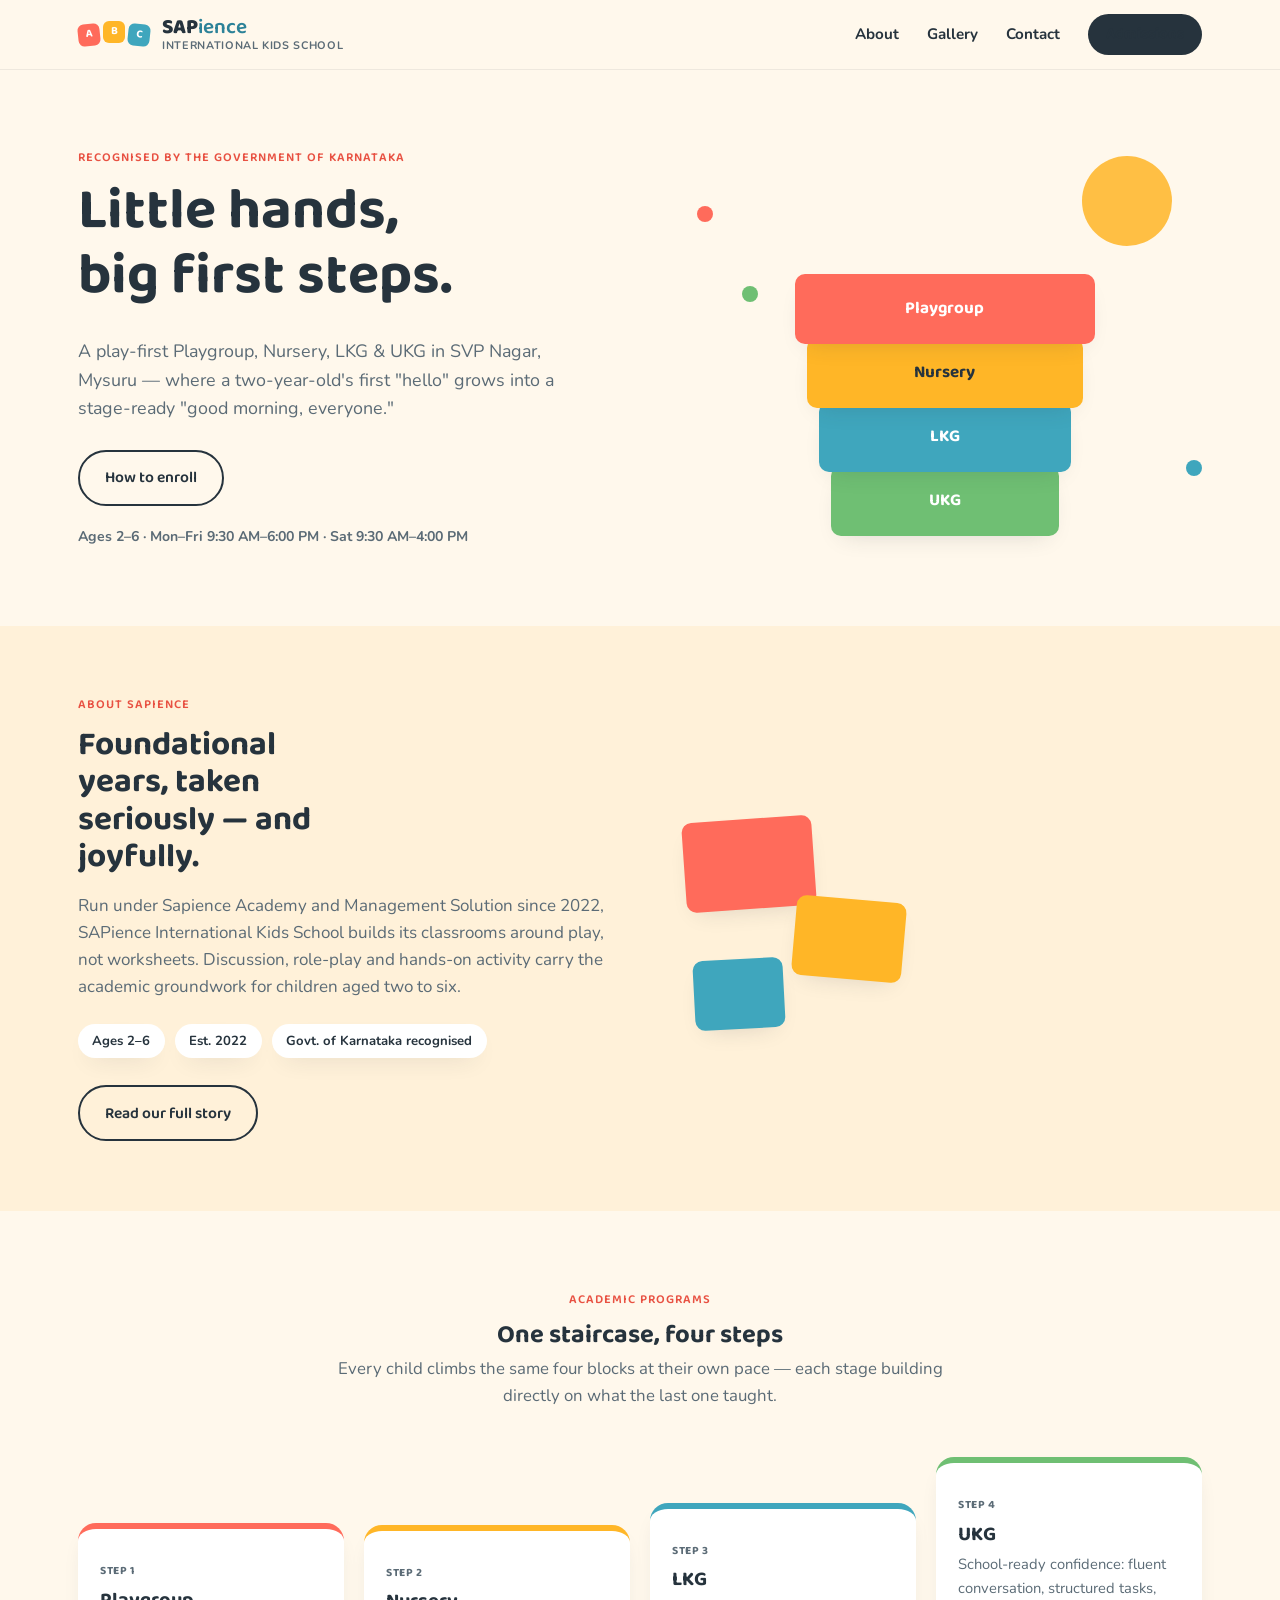
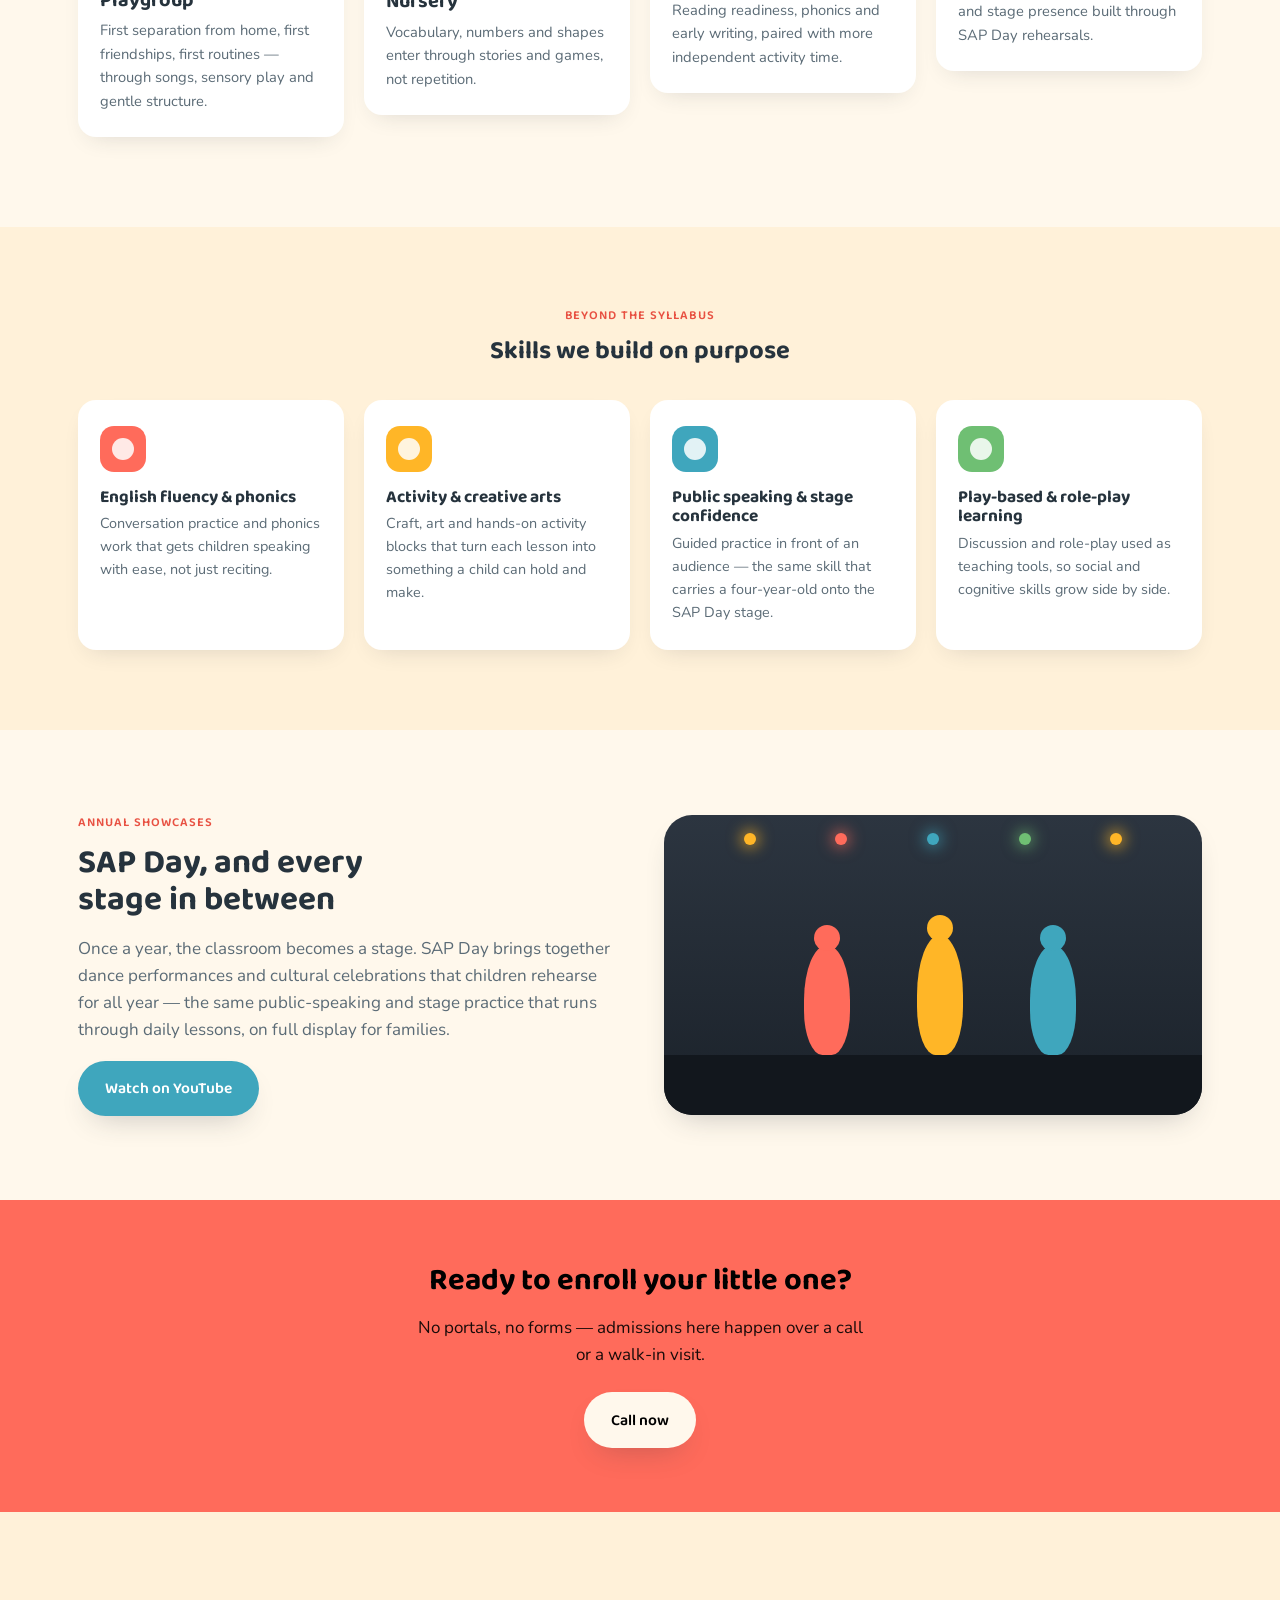
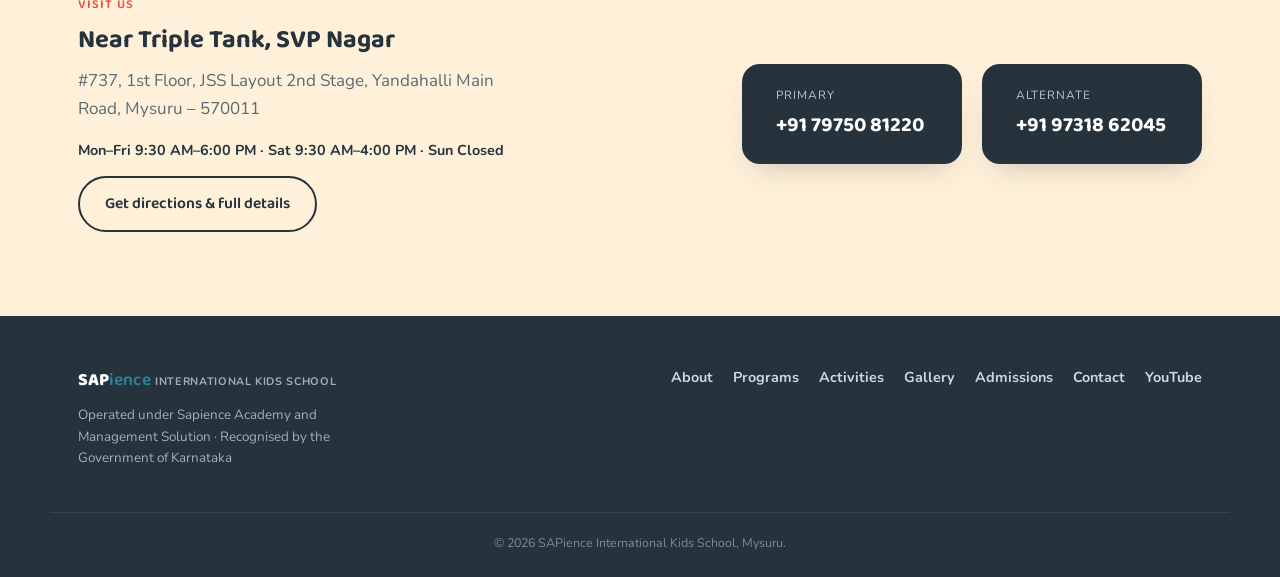
<file: index.html>
<!DOCTYPE html>
<html lang="en">
<head>
<meta charset="UTF-8">
<meta name="viewport" content="width=device-width, initial-scale=1.0">
<title>SAPience International Kids School — Mysuru</title>
<meta name="description" content="SAPience International Kids School, Mysuru — Playgroup, Nursery, LKG & UKG. Play-based learning, English fluency, activity & stage confidence for children aged 2–6.">
<link rel="preconnect" href="https://fonts.googleapis.com">
<link rel="preconnect" href="https://fonts.gstatic.com" crossorigin>
<link href="https://fonts.googleapis.com/css2?family=Baloo+2:wght@500;600;700;800&family=Nunito:ital,wght@0,400;0,600;0,700;0,800;1,600&display=swap" rel="stylesheet">
<link rel="stylesheet" href="style.css">
</head>
<body>

<!-- ============ HEADER / NAV ============ -->
<header class="site-header" id="top">
  <div class="wrap header-inner">
    <!-- PAGE LINK → index.html (self) -->
    <a href="index.html" class="brand">
      <span class="brand-blocks" aria-hidden="true">
        <span class="blk blk-a">A</span>
        <span class="blk blk-b">B</span>
        <span class="blk blk-c">C</span>
      </span>
      <span class="brand-text">
        <span class="brand-name">SAP<em>ience</em></span>
        <span class="brand-sub">International Kids School</span>
      </span>
    </a>

    <nav class="main-nav" id="mainNav">
      <!-- PAGE LINK → about.html -->
      <a href="about.html">About</a>
    

      <!-- PAGE LINK → gallery.html -->
      <a href="gallery.html">Gallery</a>

      <!-- PAGE LINK → contact.html -->
      <a href="contact.html">Contact</a>

      <!-- PAGE LINK → admissions.html -->
      <a href="admissions.html" class="nav-cta">Admissions</a>
    </nav>

    <button class="nav-toggle" id="navToggle" aria-label="Open menu" aria-expanded="false">
      <span></span><span></span><span></span>
    </button>
  </div>
</header>

<main>

  <!-- ============ HERO ============ -->
  <section class="hero">
    <div class="wrap hero-inner">
      <div class="hero-copy reveal">
        <p class="eyebrow">Recognised by the Government of Karnataka</p>
        <h1>Little hands, big first steps.</h1>
        <p class="hero-lede">A play-first Playgroup, Nursery, LKG &amp; UKG in SVP&nbsp;Nagar, Mysuru — where a two‑year‑old's first "hello" grows into a stage‑ready "good morning, everyone."</p>
        <div class="hero-actions">

          <!-- PAGE LINK → admissions.html -->
          <a href="admissions.html" class="btn btn-ghost">How to enroll</a>
        </div>
        <p class="hero-note">Ages 2–6 · Mon–Fri 9:30 AM–6:00 PM · Sat 9:30 AM–4:00 PM</p>
      </div>

      <div class="hero-art" aria-hidden="true">
        <div class="stack-tower">
          <div class="tower-block block-4">UKG</div>
          <div class="tower-block block-3">LKG</div>
          <div class="tower-block block-2">Nursery</div>
          <div class="tower-block block-1">Playgroup</div>
        </div>
        <div class="orbit orbit-sun"></div>
        <div class="orbit orbit-dot orbit-dot--1"></div>
        <div class="orbit orbit-dot orbit-dot--2"></div>
        <div class="orbit orbit-dot orbit-dot--3"></div>
      </div>
    </div>
  </section>

  <!-- ============ ABOUT (teaser — full story lives on about.html) ============ -->
  <section class="about" id="about">
    <div class="wrap about-inner">
      <div class="about-copy reveal">
        <p class="eyebrow">About SAPience</p>
        <h2>Foundational years, taken seriously — and joyfully.</h2>
        <p>Run under Sapience Academy and Management Solution since 2022, SAPience International Kids School builds its classrooms around play, not worksheets. Discussion, role‑play and hands‑on activity carry the academic groundwork for children aged two to six.</p>

        <div class="chip-row">
          <span class="chip">Ages 2–6</span>
          <span class="chip">Est. 2022</span>
          <span class="chip">Govt. of Karnataka recognised</span>
        </div>

        <!-- PAGE LINK → about.html -->
        <a href="about.html" class="btn btn-ghost">Read our full story</a>
      </div>

      <div class="mini-blocks reveal" aria-hidden="true">
        <span class="mb mb-1"></span>
        <span class="mb mb-2"></span>
        <span class="mb mb-3"></span>
      </div>
    </div>
  </section>

  <!-- ============ PROGRAMS (full — stays on Home) ============ -->
  <section class="programs" id="programs">
    <div class="wrap">
      <p class="eyebrow center">Academic Programs</p>
      <h2 class="center">One staircase, four steps</h2>
      <p class="section-lede center">Every child climbs the same four blocks at their own pace — each stage building directly on what the last one taught.</p>

      <div class="program-stairs reveal">
        <div class="program-step step-1">
          <span class="step-tag">Step 1</span>
          <h3>Playgroup</h3>
          <p>First separation from home, first friendships, first routines — through songs, sensory play and gentle structure.</p>
        </div>
        <div class="program-step step-2">
          <span class="step-tag">Step 2</span>
          <h3>Nursery</h3>
          <p>Vocabulary, numbers and shapes enter through stories and games, not repetition.</p>
        </div>
        <div class="program-step step-3">
          <span class="step-tag">Step 3</span>
          <h3>LKG</h3>
          <p>Reading readiness, phonics and early writing, paired with more independent activity time.</p>
        </div>
        <div class="program-step step-4">
          <span class="step-tag">Step 4</span>
          <h3>UKG</h3>
          <p>School‑ready confidence: fluent conversation, structured tasks, and stage presence built through SAP Day rehearsals.</p>
        </div>
      </div>
    </div>
  </section>

  <!-- ============ ACTIVITIES (full — stays on Home) ============ -->
  <section class="activities" id="activities">
    <div class="wrap">
      <p class="eyebrow center">Beyond the Syllabus</p>
      <h2 class="center">Skills we build on purpose</h2>

      <div class="activity-grid">
        <div class="activity-card reveal">
          <div class="activity-icon icon-speak" aria-hidden="true"></div>
          <h3>English fluency &amp; phonics</h3>
          <p>Conversation practice and phonics work that gets children speaking with ease, not just reciting.</p>
        </div>
        <div class="activity-card reveal">
          <div class="activity-icon icon-art" aria-hidden="true"></div>
          <h3>Activity &amp; creative arts</h3>
          <p>Craft, art and hands‑on activity blocks that turn each lesson into something a child can hold and make.</p>
        </div>
        <div class="activity-card reveal">
          <div class="activity-icon icon-mic" aria-hidden="true"></div>
          <h3>Public speaking &amp; stage confidence</h3>
          <p>Guided practice in front of an audience — the same skill that carries a four‑year‑old onto the SAP Day stage.</p>
        </div>
        <div class="activity-card reveal">
          <div class="activity-icon icon-play" aria-hidden="true"></div>
          <h3>Play‑based &amp; role‑play learning</h3>
          <p>Discussion and role‑play used as teaching tools, so social and cognitive skills grow side by side.</p>
        </div>
      </div>
    </div>
  </section>

  <!-- ============ EVENTS (full — stays on Home) ============ -->
  <section class="events" id="events">
    <div class="wrap events-inner">
      <div class="events-copy reveal">
        <p class="eyebrow">Annual Showcases</p>
        <h2>SAP Day, and every stage in between</h2>
        <p>Once a year, the classroom becomes a stage. SAP Day brings together dance performances and cultural celebrations that children rehearse for all year — the same public‑speaking and stage practice that runs through daily lessons, on full display for families.</p>
        <a class="btn btn-secondary" href="https://www.youtube.com/@sapienceacademy-anjanashas1333" target="_blank" rel="noopener">Watch on YouTube</a>
      </div>
      <div class="events-art reveal" aria-hidden="true">
        <div class="stage-card">
          <div class="stage-lights">
            <span></span><span></span><span></span><span></span><span></span>
          </div>
          <div class="stage-figure fig-1"></div>
          <div class="stage-figure fig-2"></div>
          <div class="stage-figure fig-3"></div>
          <div class="stage-floor"></div>
        </div>
      </div>
    </div>
  </section>


  <!-- ============ ADMISSIONS CTA BAND ============ -->
  <section class="admissions-band">
    <div class="wrap admissions-band-inner reveal">
      <h2>Ready to enroll your little one?</h2>
      <p>No portals, no forms — admissions here happen over a call or a walk‑in visit.</p>
      <div class="admissions-band-actions">
        <!-- PAGE LINK → admissions.html -->
        <a href="contact.html" class="btn btn-primary">Call now</a>
      </div>
    </div>
  </section>

  <!-- ============ CONTACT (teaser — full details live on contact.html) ============ -->
  <section class="contact-teaser">
    <div class="wrap contact-teaser-inner reveal">
      <div class="contact-teaser-info">
        <p class="eyebrow">Visit Us</p>
        <h2>Near Triple Tank, SVP Nagar</h2>
        <p>#737, 1st Floor, JSS Layout 2nd Stage, Yandahalli Main Road, Mysuru – 570011</p>
        <p class="contact-teaser-hours">Mon–Fri 9:30 AM–6:00 PM · Sat 9:30 AM–4:00 PM · Sun Closed</p>
        <!-- PAGE LINK → contact.html -->
        <a href="contact.html" class="btn btn-ghost">Get directions &amp; full details</a>
      </div>

      <div class="contact-buttons">
        <a href="tel:+917975081220" class="contact-btn">
          <span class="contact-label">Primary</span>
          <span class="contact-number">+91 79750 81220</span>
        </a>
        <a href="tel:+919731862045" class="contact-btn">
          <span class="contact-label">Alternate</span>
          <span class="contact-number">+91 97318 62045</span>
        </a>
      </div>
    </div>
  </section>

</main>

<!-- ============ FOOTER ============ -->
<footer class="site-footer">
  <div class="wrap footer-inner">
    <div class="footer-brand">
      <span class="brand-name small">SAP<em>ience</em></span>
      <span class="brand-sub">International Kids School</span>
      <p class="footer-line">Operated under Sapience Academy and Management Solution · Recognised by the Government of Karnataka</p>
    </div>
    <div class="footer-links">
      <!-- PAGE LINK → about.html -->
      <a href="about.html">About</a>

      <a href="#programs">Programs</a>
      <a href="#activities">Activities</a>

      <!-- PAGE LINK → gallery.html -->
      <a href="gallery.html">Gallery</a>

      <!-- PAGE LINK → admissions.html -->
      <a href="admissions.html">Admissions</a>

      <!-- PAGE LINK → contact.html -->
      <a href="contact.html">Contact</a>

      <a href="https://www.youtube.com/@sapienceacademy-anjanashas1333" target="_blank" rel="noopener">YouTube</a>
    </div>
  </div>
  <p class="footer-copy">© <span id="year"></span> SAPience International Kids School, Mysuru.</p>
</footer>

<script src="script.js"></script>
</body>
</html>
</file>
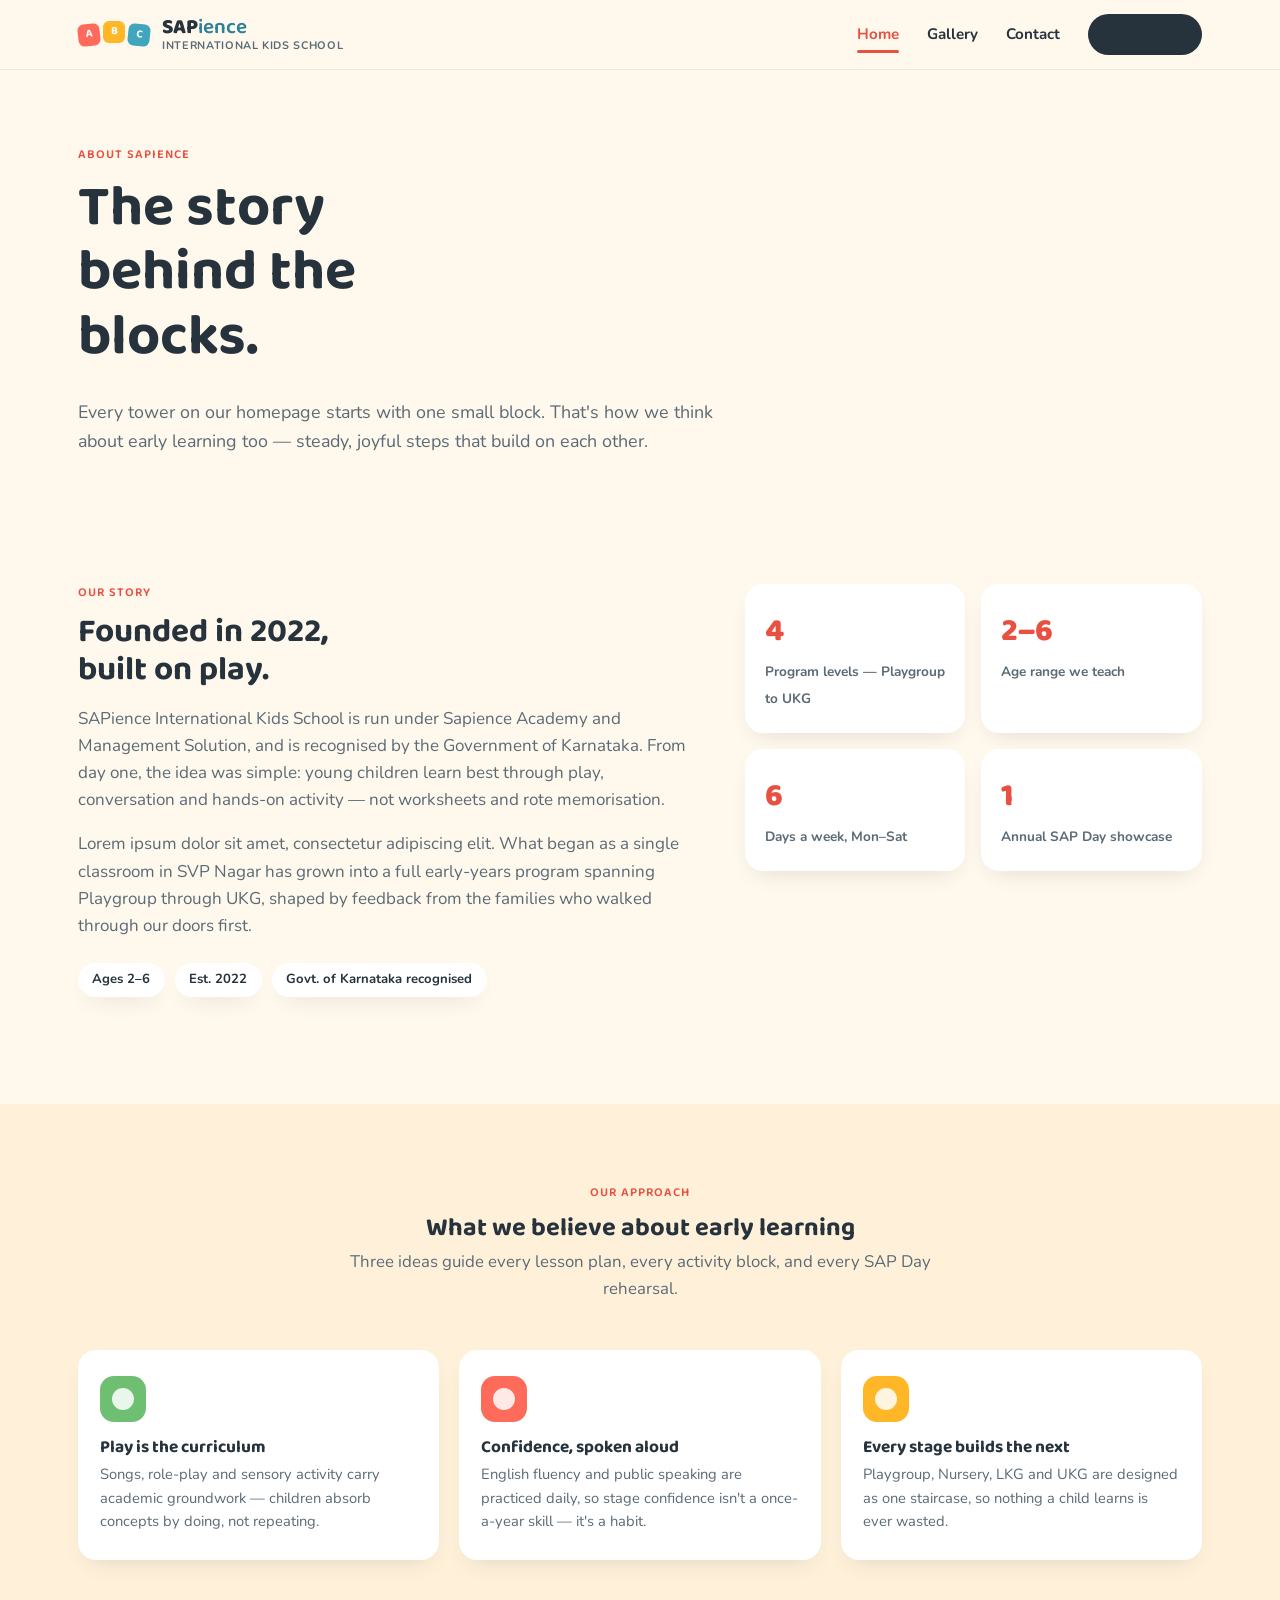
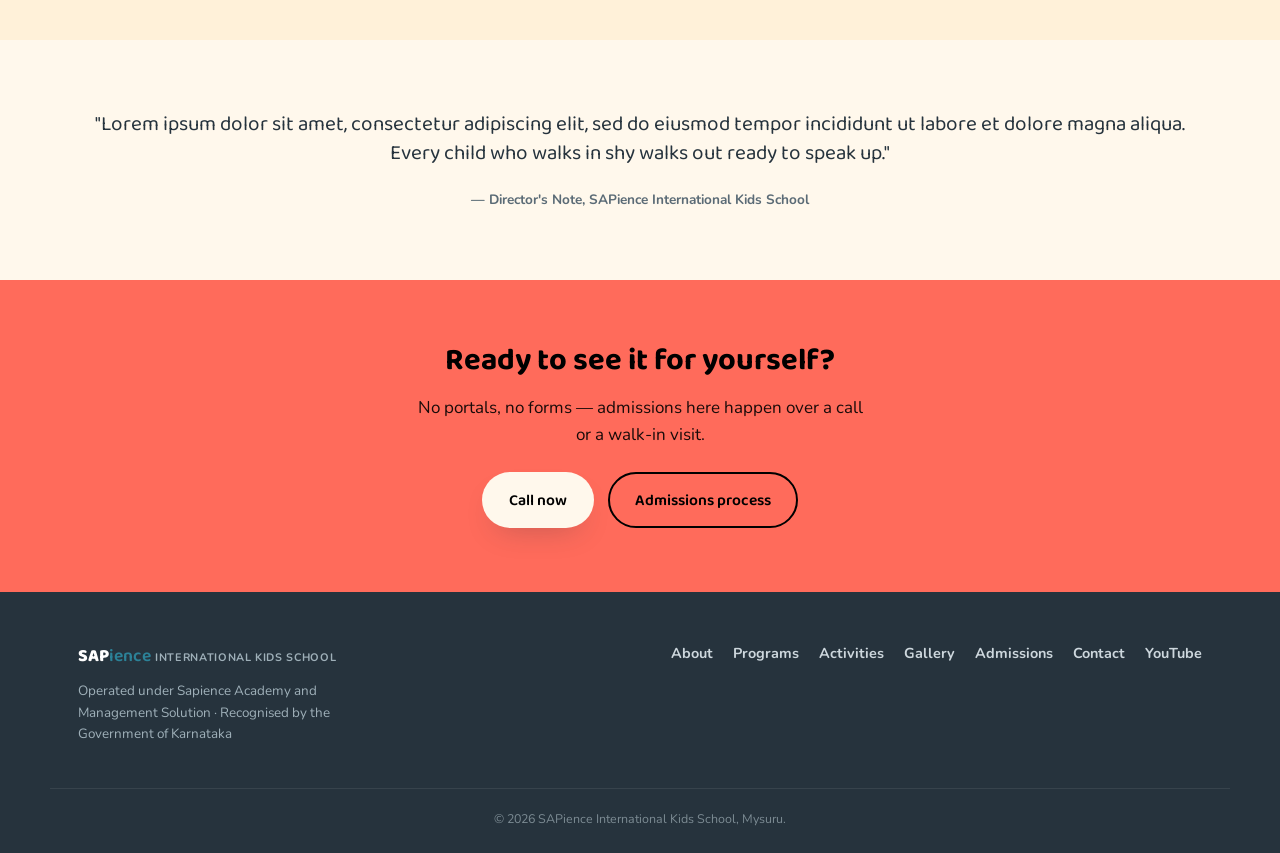
<file: about.html>
<!DOCTYPE html>
<html lang="en">
<head>
<meta charset="UTF-8">
<meta name="viewport" content="width=device-width, initial-scale=1.0">
<title>About Us — SAPience International Kids School, Mysuru</title>
<meta name="description" content="Learn about SAPience International Kids School, Mysuru — our story, our approach to play-based learning, and what makes our Playgroup, Nursery, LKG & UKG programs different.">
<link rel="preconnect" href="https://fonts.googleapis.com">
<link rel="preconnect" href="https://fonts.gstatic.com" crossorigin>
<link href="https://fonts.googleapis.com/css2?family=Baloo+2:wght@500;600;700;800&family=Nunito:ital,wght@0,400;0,600;0,700;0,800;1,600&display=swap" rel="stylesheet">
<link rel="stylesheet" href="style.css">
</head>
<body>

<!-- ============ HEADER / NAV ============ -->
<header class="site-header" id="top">
  <div class="wrap header-inner">
    <a href="index.html" class="brand">
      <span class="brand-blocks" aria-hidden="true">
        <span class="blk blk-a">A</span>
        <span class="blk blk-b">B</span>
        <span class="blk blk-c">C</span>
      </span>
      <span class="brand-text">
        <span class="brand-name">SAP<em>ience</em></span>
        <span class="brand-sub">International Kids School</span>
      </span>
    </a>

    <nav class="main-nav" id="mainNav">
      <a href="Index.html" class="is-current">Home</a>
      <a href="gallery.html">Gallery</a>
      <a href="contact.html">Contact</a>
      <a href="admissions.html" class="nav-cta">Admissions</a>
    </nav>

    <button class="nav-toggle" id="navToggle" aria-label="Open menu" aria-expanded="false">
      <span></span><span></span><span></span>
    </button>
  </div>
</header>

<main>

  <!-- ============ PAGE HERO ============ -->
  <section class="hero page-hero">
    <div class="wrap">
      <div class="hero-copy reveal">
        <p class="eyebrow">About SAPience</p>
        <h1>The story behind the blocks.</h1>
        <p class="hero-lede">Every tower on our homepage starts with one small block. That's how we think about early learning too — steady, joyful steps that build on each other.</p>
      </div>
    </div>
  </section>

  <!-- ============ OUR STORY ============ -->
  <section class="about-story">
    <div class="wrap about-story-inner">
      <div class="about-copy reveal">
        <p class="eyebrow">Our Story</p>
        <h2>Founded in 2022, built on play.</h2>
        <p>SAPience International Kids School is run under Sapience Academy and Management Solution, and is recognised by the Government of Karnataka. From day one, the idea was simple: young children learn best through play, conversation and hands-on activity — not worksheets and rote memorisation.</p>
        <p>
          <!-- PLACEHOLDER: no founding narrative was provided in source material — replace with your real founding story -->
          Lorem ipsum dolor sit amet, consectetur adipiscing elit. What began as a single classroom in SVP Nagar has grown into a full early-years program spanning Playgroup through UKG, shaped by feedback from the families who walked through our doors first.
        </p>
        <div class="chip-row">
          <span class="chip">Ages 2–6</span>
          <span class="chip">Est. 2022</span>
          <span class="chip">Govt. of Karnataka recognised</span>
        </div>
      </div>

      <div class="about-stats reveal">
        <div class="stat-card">
          <span class="stat-num">4</span>
          <span class="stat-label">Program levels — Playgroup to UKG</span>
        </div>
        <div class="stat-card">
          <span class="stat-num">2–6</span>
          <span class="stat-label">Age range we teach</span>
        </div>
        <div class="stat-card">
          <span class="stat-num">6</span>
          <span class="stat-label">Days a week, Mon–Sat</span>
        </div>
        <div class="stat-card">
          <span class="stat-num">1</span>
          <span class="stat-label">Annual SAP Day showcase</span>
        </div>
      </div>
    </div>
  </section>

  <!-- ============ MISSION / APPROACH ============ -->
  <section class="approach">
    <div class="wrap">
      <p class="eyebrow center">Our Approach</p>
      <h2 class="center">What we believe about early learning</h2>
      <p class="section-lede center">Three ideas guide every lesson plan, every activity block, and every SAP Day rehearsal.</p>

      <div class="approach-grid reveal">
        <div class="approach-card">
          <div class="activity-icon icon-play" aria-hidden="true"></div>
          <h3>Play is the curriculum</h3>
          <p>Songs, role-play and sensory activity carry academic groundwork — children absorb concepts by doing, not repeating.</p>
        </div>
        <div class="approach-card">
          <div class="activity-icon icon-speak" aria-hidden="true"></div>
          <h3>Confidence, spoken aloud</h3>
          <p>English fluency and public speaking are practiced daily, so stage confidence isn't a once-a-year skill — it's a habit.</p>
        </div>
        <div class="approach-card">
          <div class="activity-icon icon-art" aria-hidden="true"></div>
          <h3>Every stage builds the next</h3>
          <p>Playgroup, Nursery, LKG and UKG are designed as one staircase, so nothing a child learns is ever wasted.</p>
        </div>
      </div>
    </div>
  </section>

  <!-- ============ FOUNDER NOTE (placeholder) ============ -->
  <section class="founder-note">
    <div class="wrap founder-note-inner reveal">
      <!-- PLACEHOLDER: no founder/director quote was provided — replace with a real message and name -->
      <p class="founder-quote">"Lorem ipsum dolor sit amet, consectetur adipiscing elit, sed do eiusmod tempor incididunt ut labore et dolore magna aliqua. Every child who walks in shy walks out ready to speak up."</p>
      <p class="founder-attribution">— Director's Note, SAPience International Kids School</p>
    </div>
  </section>

  <!-- ============ ADMISSIONS CTA BAND ============ -->
  <section class="admissions-band">
    <div class="wrap admissions-band-inner reveal">
      <h2>Ready to see it for yourself?</h2>
      <p>No portals, no forms — admissions here happen over a call or a walk-in visit.</p>
      <div class="admissions-band-actions">
        <a href="tel:+917975081220" class="btn btn-primary">Call now</a>
        <a href="admissions.html" class="btn btn-ghost-invert">Admissions process</a>
      </div>
    </div>
  </section>

</main>

<!-- ============ FOOTER ============ -->
<footer class="site-footer">
  <div class="wrap footer-inner">
    <div class="footer-brand">
      <span class="brand-name small">SAP<em>ience</em></span>
      <span class="brand-sub">International Kids School</span>
      <p class="footer-line">Operated under Sapience Academy and Management Solution · Recognised by the Government of Karnataka</p>
    </div>
    <div class="footer-links">
      <a href="about.html">About</a>
      <a href="index.html#programs">Programs</a>
      <a href="index.html#activities">Activities</a>
      <a href="gallery.html">Gallery</a>
      <a href="admissions.html">Admissions</a>
      <a href="contact.html">Contact</a>
      <a href="https://www.youtube.com/@sapienceacademy-anjanashas1333" target="_blank" rel="noopener">YouTube</a>
    </div>
  </div>
  <p class="footer-copy">© <span id="year"></span> SAPience International Kids School, Mysuru.</p>
</footer>

<script src="script.js"></script>
</body>
</html>
</file>
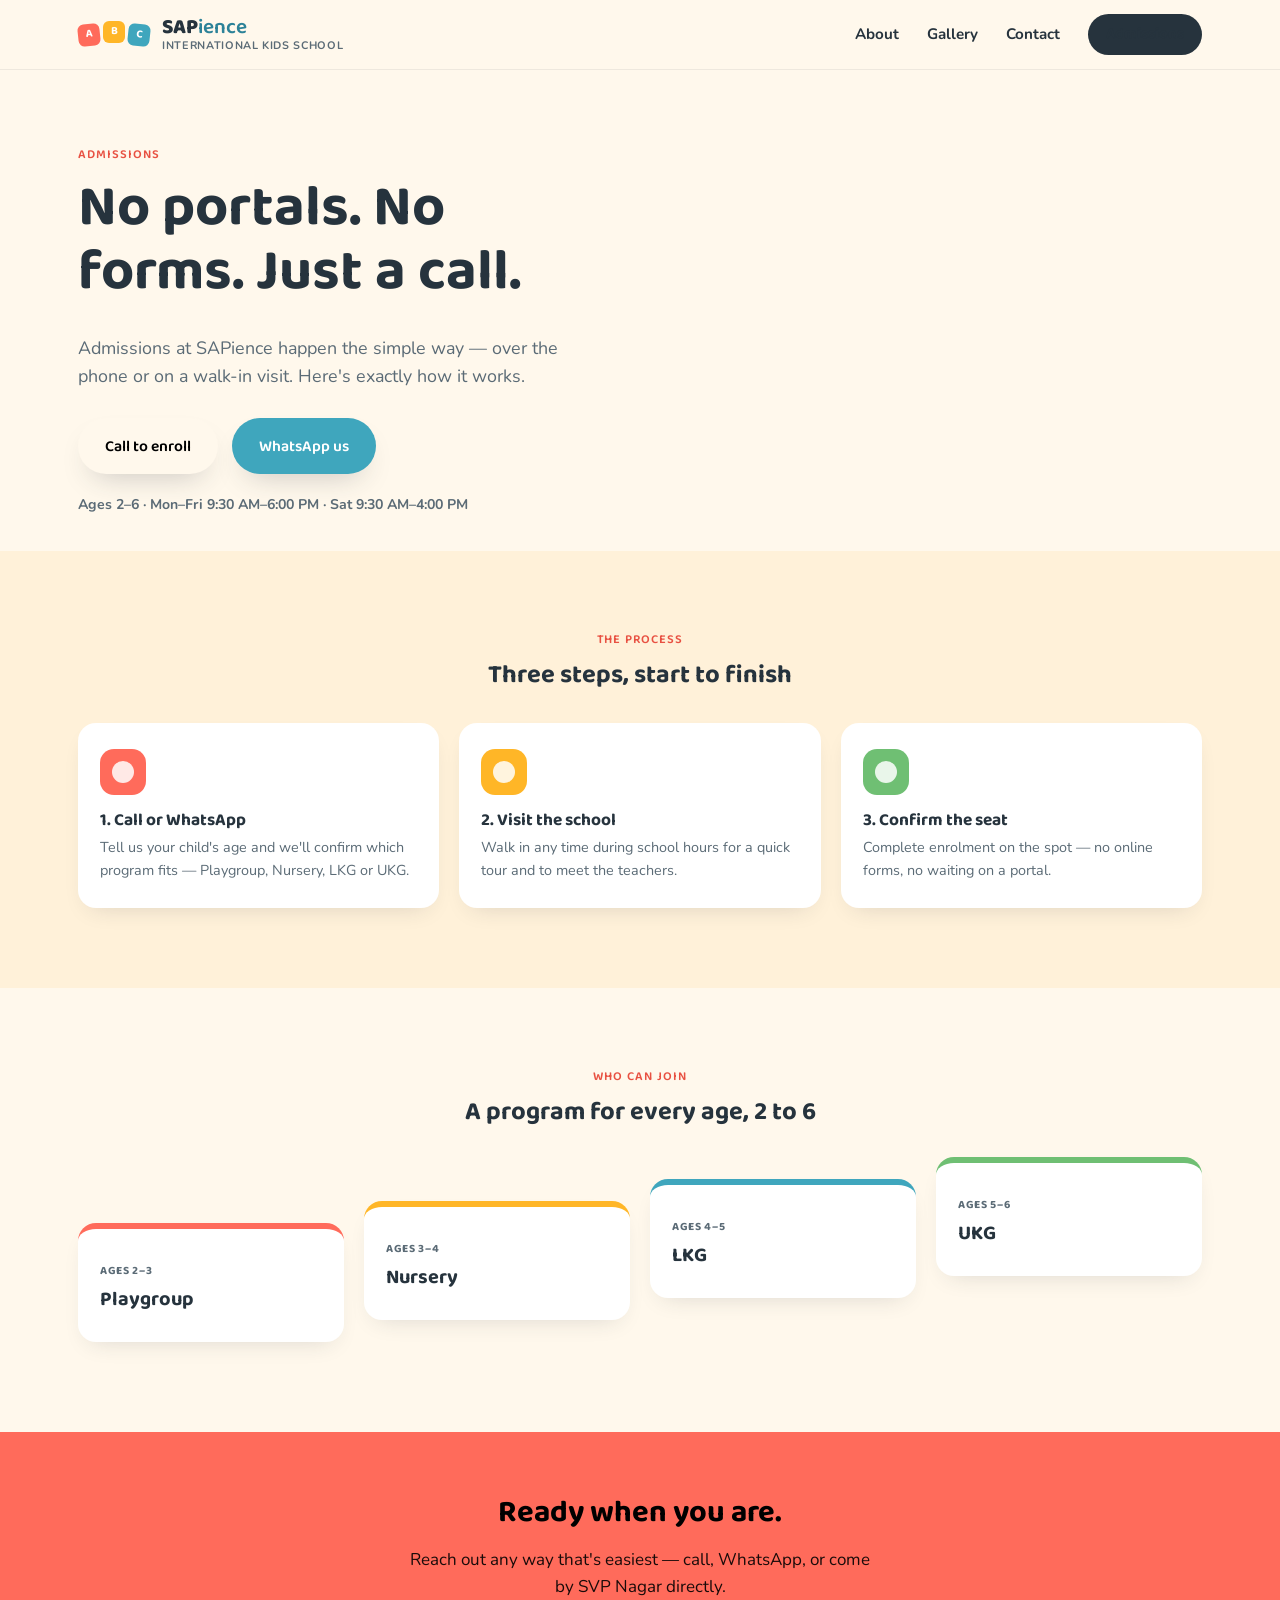
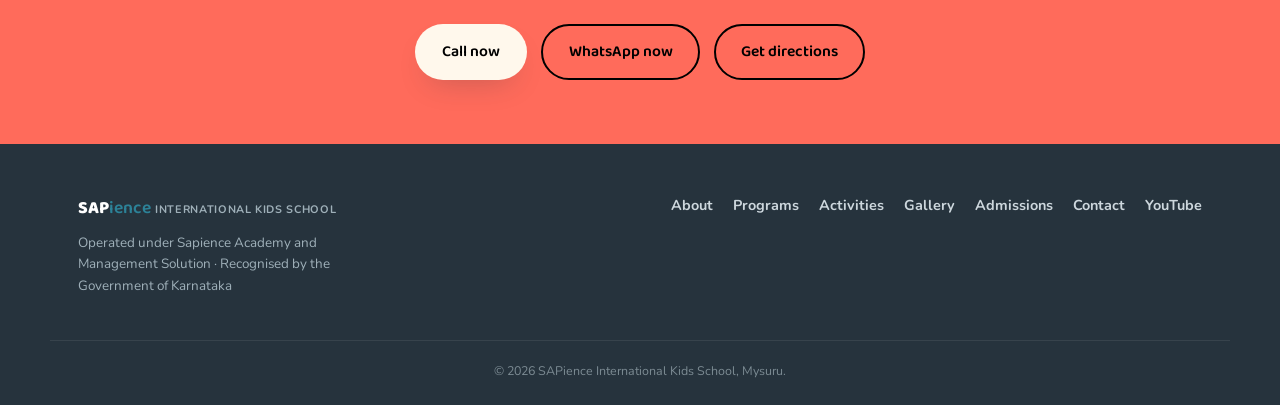
<file: admissions.html>
<!DOCTYPE html>
<html lang="en">
<head>
<meta charset="UTF-8">
<meta name="viewport" content="width=device-width, initial-scale=1.0">
<title>Admissions — SAPience International Kids School, Mysuru</title>
<meta name="description" content="Admissions at SAPience International Kids School, Mysuru — Playgroup, Nursery, LKG & UKG for ages 2–6. No portals, no forms: enroll over a call or a walk‑in visit.">
<link rel="preconnect" href="https://fonts.googleapis.com">
<link rel="preconnect" href="https://fonts.gstatic.com" crossorigin>
<link href="https://fonts.googleapis.com/css2?family=Baloo+2:wght@500;600;700;800&family=Nunito:ital,wght@0,400;0,600;0,700;0,800;1,600&display=swap" rel="stylesheet">
<link rel="stylesheet" href="style.css">
</head>
<body>

<!-- ============ HEADER / NAV ============ -->
<header class="site-header" id="top">
  <div class="wrap header-inner">
    <a href="index.html" class="brand">
      <span class="brand-blocks" aria-hidden="true">
        <span class="blk blk-a">A</span>
        <span class="blk blk-b">B</span>
        <span class="blk blk-c">C</span>
      </span>
      <span class="brand-text">
        <span class="brand-name">SAP<em>ience</em></span>
        <span class="brand-sub">International Kids School</span>
      </span>
    </a>

    <nav class="main-nav" id="mainNav">
      <a href="about.html">About</a>
      <a href="gallery.html">Gallery</a>
      <a href="contact.html">Contact</a>
      <a href="admissions.html" class="nav-cta" aria-current="page">Admissions</a>
    </nav>

    <button class="nav-toggle" id="navToggle" aria-label="Open menu" aria-expanded="false">
      <span></span><span></span><span></span>
    </button>
  </div>
</header>

<main>

  <!-- ============ PAGE INTRO ============ -->
  <section class="hero" style="padding-bottom:20px;">
    <div class="wrap">
      <p class="eyebrow">Admissions</p>
      <h1 style="max-width:14ch;">No portals. No forms. Just a call.</h1>
      <p class="hero-lede">Admissions at SAPience happen the simple way — over the phone or on a walk‑in visit. Here's exactly how it works.</p>
      <div class="hero-actions">
        <a href="tel:+917975081220" class="btn btn-primary">Call to enroll</a>
        <a href="https://wa.me/917975081220?text=Hi%2C%20I%27d%20like%20to%20enroll%20my%20child%20at%20SAPience%20International%20Kids%20School." class="btn btn-secondary" target="_blank" rel="noopener">WhatsApp us</a>
      </div>
      <p class="hero-note">Ages 2–6 · Mon–Fri 9:30 AM–6:00 PM · Sat 9:30 AM–4:00 PM</p>
    </div>
  </section>

  <!-- ============ PROCESS ============ -->
  <section class="activities">
    <div class="wrap">
      <p class="eyebrow center">The Process</p>
      <h2 class="center">Three steps, start to finish</h2>

      <div class="activity-grid" style="grid-template-columns:repeat(3,1fr);">
        <div class="activity-card reveal">
          <div class="activity-icon icon-speak" aria-hidden="true"></div>
          <h3>1. Call or WhatsApp</h3>
          <p>Tell us your child's age and we'll confirm which program fits — Playgroup, Nursery, LKG or UKG.</p>
        </div>
        <div class="activity-card reveal">
          <div class="activity-icon icon-art" aria-hidden="true"></div>
          <h3>2. Visit the school</h3>
          <p>Walk in any time during school hours for a quick tour and to meet the teachers.</p>
        </div>
        <div class="activity-card reveal">
          <div class="activity-icon icon-play" aria-hidden="true"></div>
          <h3>3. Confirm the seat</h3>
          <p>Complete enrolment on the spot — no online forms, no waiting on a portal.</p>
        </div>
      </div>
    </div>
  </section>

  <!-- ============ PROGRAMS & AGES ============ -->
  <section class="programs">
    <div class="wrap">
      <p class="eyebrow center">Who Can Join</p>
      <h2 class="center">A program for every age, 2 to 6</h2>

      <div class="program-stairs reveal">
        <div class="program-step step-1">
          <span class="step-tag">Ages 2–3</span>
          <h3>Playgroup</h3>
        </div>
        <div class="program-step step-2">
          <span class="step-tag">Ages 3–4</span>
          <h3>Nursery</h3>
        </div>
        <div class="program-step step-3">
          <span class="step-tag">Ages 4–5</span>
          <h3>LKG</h3>
        </div>
        <div class="program-step step-4">
          <span class="step-tag">Ages 5–6</span>
          <h3>UKG</h3>
        </div>
      </div>
    </div>
  </section>

  <!-- ============ FINAL CTA ============ -->
  <section class="admissions-band">
    <div class="wrap admissions-band-inner reveal">
      <h2>Ready when you are.</h2>
      <p>Reach out any way that's easiest — call, WhatsApp, or come by SVP Nagar directly.</p>
      <div class="admissions-band-actions">
        <a href="contact.html" class="btn btn-primary">Call now</a>
        <a href="https://wa.me/917975081220" class="btn btn-ghost-invert" target="_blank" rel="noopener">WhatsApp now</a>
        <a href="https://maps.app.goo.gl/KnjTDNxGPhd8Ndo99" class="btn btn-ghost-invert">Get directions</a>
      </div>
    </div>
  </section>

</main>

<!-- ============ FOOTER ============ -->
<footer class="site-footer">
  <div class="wrap footer-inner">
    <div class="footer-brand">
      <span class="brand-name small">SAP<em>ience</em></span>
      <span class="brand-sub">International Kids School</span>
      <p class="footer-line">Operated under Sapience Academy and Management Solution · Recognised by the Government of Karnataka</p>
    </div>
    <div class="footer-links">
      <a href="about.html">About</a>
      <a href="index.html#programs">Programs</a>
      <a href="index.html#activities">Activities</a>
      <a href="gallery.html">Gallery</a>
      <a href="admissions.html">Admissions</a>
      <a href="contact.html">Contact</a>
      <a href="https://www.youtube.com/@sapienceacademy-anjanashas1333" target="_blank" rel="noopener">YouTube</a>
    </div>
  </div>
  <p class="footer-copy">© <span id="year"></span> SAPience International Kids School, Mysuru.</p>
</footer>

<script src="script.js"></script>
</body>
</html>
</file>
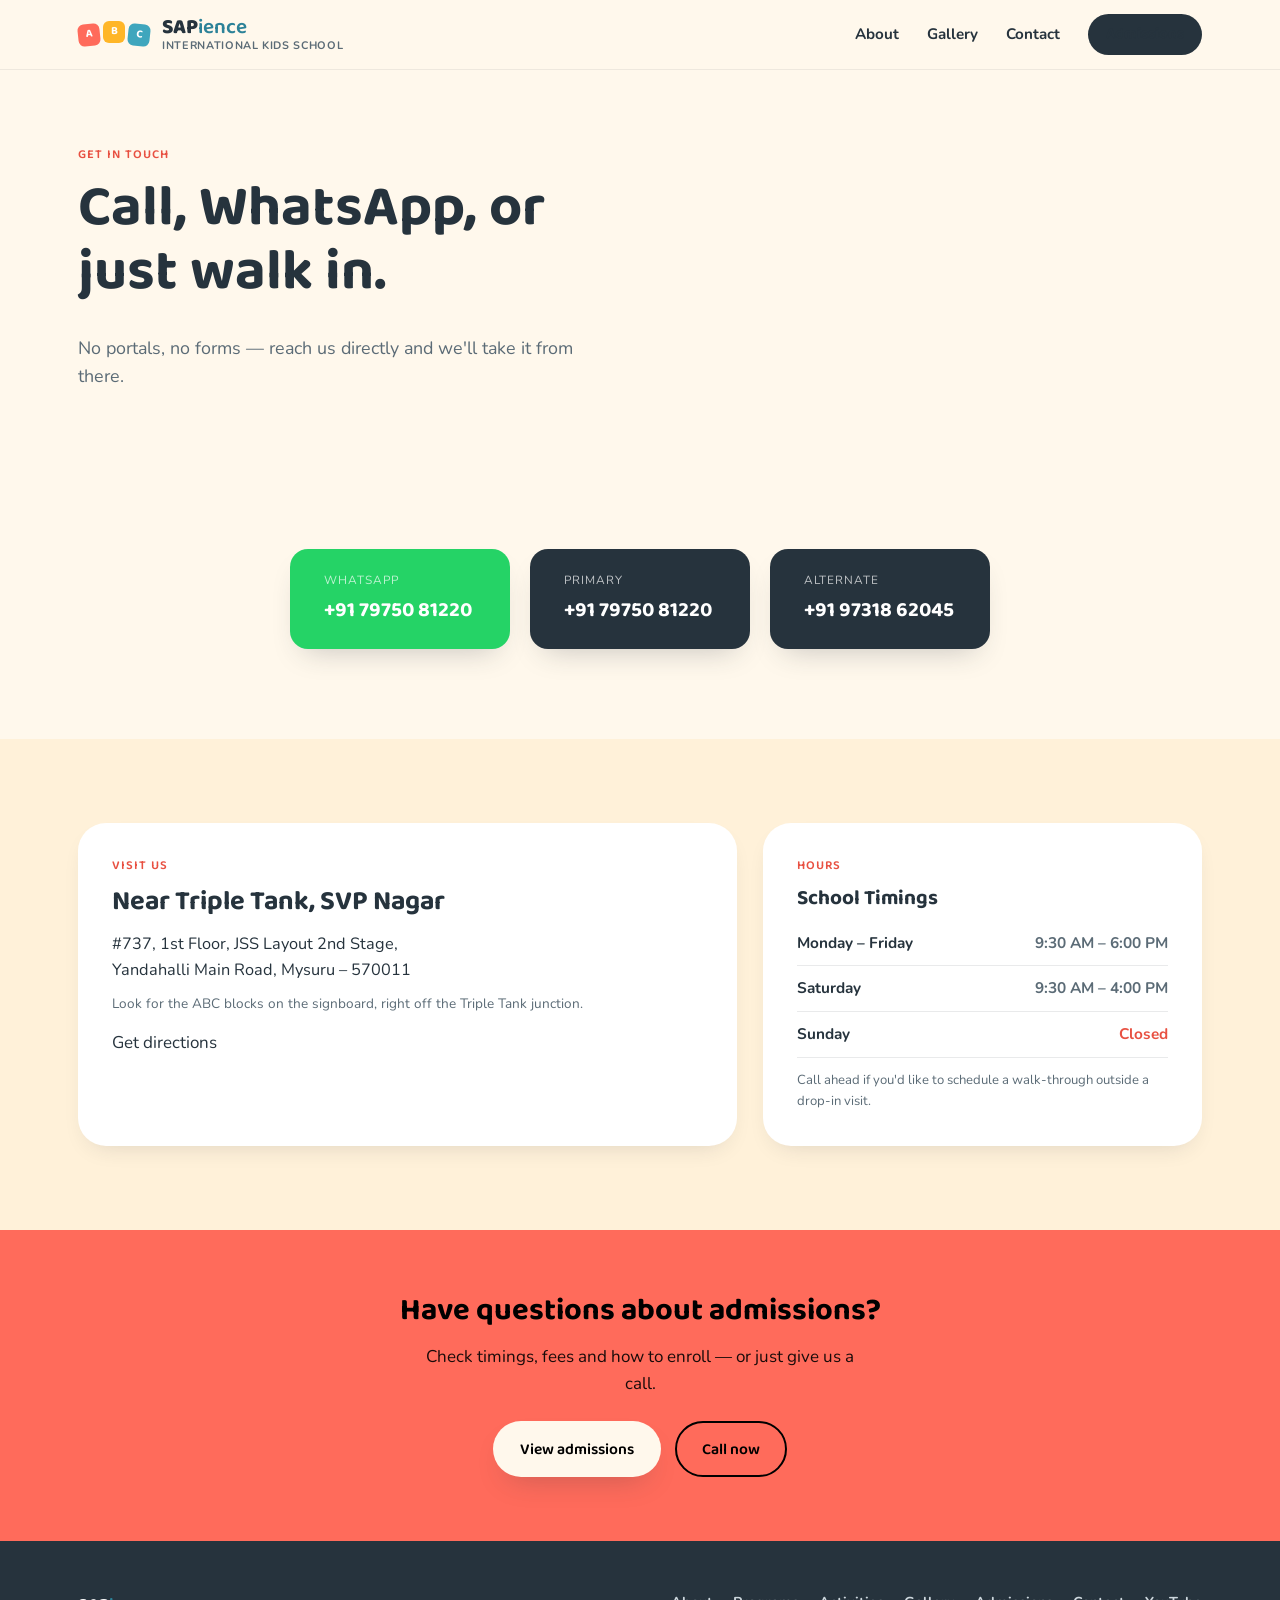
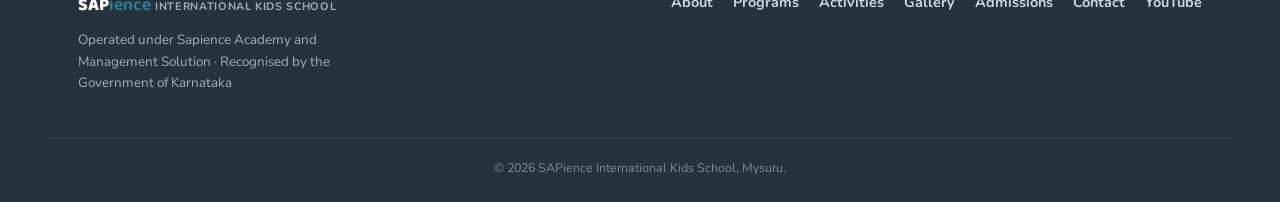
<file: contact.html>
<!DOCTYPE html>
<html lang="en">
<head>
<meta charset="UTF-8">
<meta name="viewport" content="width=device-width, initial-scale=1.0">
<title>Contact & Location — SAPience International Kids School, Mysuru</title>
<meta name="description" content="Contact SAPience International Kids School, Mysuru — call, WhatsApp, or visit us near Triple Tank, SVP Nagar. Mon–Fri 9:30 AM–6:00 PM · Sat 9:30 AM–4:00 PM.">
<link rel="preconnect" href="https://fonts.googleapis.com">
<link rel="preconnect" href="https://fonts.gstatic.com" crossorigin>
<link href="https://fonts.googleapis.com/css2?family=Baloo+2:wght@500;600;700;800&family=Nunito:ital,wght@0,400;0,600;0,700;0,800;1,600&display=swap" rel="stylesheet">
<link rel="stylesheet" href="style.css">
</head>
<body>

<!-- ============ HEADER / NAV ============ -->
<header class="site-header" id="top">
  <div class="wrap header-inner">
    <a href="index.html" class="brand">
      <span class="brand-blocks" aria-hidden="true">
        <span class="blk blk-a">A</span>
        <span class="blk blk-b">B</span>
        <span class="blk blk-c">C</span>
      </span>
      <span class="brand-text">
        <span class="brand-name">SAP<em>ience</em></span>
        <span class="brand-sub">International Kids School</span>
      </span>
    </a>

    <nav class="main-nav" id="mainNav">
      <a href="about.html">About</a>
      <a href="gallery.html">Gallery</a>
      <a href="contact.html" aria-current="page">Contact</a>
      <a href="admissions.html" class="nav-cta">Admissions</a>
    </nav>

    <button class="nav-toggle" id="navToggle" aria-label="Open menu" aria-expanded="false">
      <span></span><span></span><span></span>
    </button>
  </div>
</header>

<main>

  <!-- ============ PAGE INTRO ============ -->
  <section class="hero" style="padding-bottom:20px;">
    <div class="wrap">
      <p class="eyebrow">Get in Touch</p>
      <h1 style="max-width:16ch;">Call, WhatsApp, or just walk in.</h1>
      <p class="hero-lede">No portals, no forms — reach us directly and we'll take it from there.</p>
    </div>
  </section>

  <!-- ============ CONTACT METHODS ============ -->
  <section class="contact">
    <div class="wrap">
      <div class="contact-buttons">
        <a href="https://wa.me/917975081220?text=Hi%2C%20I%27d%20like%20to%20know%20more%20about%20SAPience%20International%20Kids%20School." class="contact-btn contact-btn--whatsapp" target="_blank" rel="noopener">
          <span class="contact-label">WhatsApp</span>
          <span class="contact-number">+91 79750 81220</span>
        </a>
        <a href="tel:+917975081220" class="contact-btn">
          <span class="contact-label">Primary</span>
          <span class="contact-number">+91 79750 81220</span>
        </a>
        <a href="tel:+919731862045" class="contact-btn">
          <span class="contact-label">Alternate</span>
          <span class="contact-number">+91 97318 62045</span>
        </a>
      </div>
    </div>
  </section>

  <!-- ============ LOCATION & HOURS ============ -->
  <section class="location">
    <div class="wrap location-inner">
      <div class="location-card reveal">
        <p class="eyebrow">Visit Us</p>
        <h2>Near Triple Tank, SVP Nagar</h2>
        <address>#737, 1st Floor, JSS Layout 2nd Stage,<br>Yandahalli Main Road, Mysuru – 570011</address>
        <p class="location-note">Look for the ABC blocks on the signboard, right off the Triple Tank junction.</p>
        <a href="https://maps.app.goo.gl/KnjTDNxGPhd8Ndo99">Get directions</a>
      </div>

      <div class="hours-card reveal">
        <p class="eyebrow">Hours</p>
        <h2 style="font-size:1.3rem;">School Timings</h2>
        <table class="hours-table">
          <tr><th>Monday – Friday</th><td>9:30 AM – 6:00 PM</td></tr>
          <tr><th>Saturday</th><td>9:30 AM – 4:00 PM</td></tr>
          <tr><th>Sunday</th><td class="closed">Closed</td></tr>
        </table>
        <p class="hours-note">Call ahead if you'd like to schedule a walk‑through outside a drop‑in visit.</p>
      </div>
    </div>
  </section>

  <!-- ============ ADMISSIONS CTA BAND ============ -->
  <section class="admissions-band">
    <div class="wrap admissions-band-inner reveal">
      <h2>Have questions about admissions?</h2>
      <p>Check timings, fees and how to enroll — or just give us a call.</p>
      <div class="admissions-band-actions">
        <a href="admissions.html" class="btn btn-primary">View admissions</a>
        <a href="contact.html" class="btn btn-ghost-invert">Call now</a>
      </div>
    </div>
  </section>

</main>

<!-- ============ FOOTER ============ -->
<footer class="site-footer">
  <div class="wrap footer-inner">
    <div class="footer-brand">
      <span class="brand-name small">SAP<em>ience</em></span>
      <span class="brand-sub">International Kids School</span>
      <p class="footer-line">Operated under Sapience Academy and Management Solution · Recognised by the Government of Karnataka</p>
    </div>
    <div class="footer-links">
      <a href="about.html">About</a>
      <a href="index.html#programs">Programs</a>
      <a href="index.html#activities">Activities</a>
      <a href="gallery.html">Gallery</a>
      <a href="admissions.html">Admissions</a>
      <a href="contact.html">Contact</a>
      <a href="https://www.youtube.com/@sapienceacademy-anjanashas1333" target="_blank" rel="noopener">YouTube</a>
    </div>
  </div>
  <p class="footer-copy">© <span id="year"></span> SAPience International Kids School, Mysuru.</p>
</footer>

<script src="script.js"></script>
</body>
</html>
</file>
<file: style.css>
/* ======================================================
   SAPience International Kids School
   Design tokens
   ====================================================== */
:root{
  --bg:            #FFF8EC;
  --bg-soft:       #FFF1D9;
  --card:          #FFFFFF;
  --ink:           #26333D;
  --ink-soft:      #5B6B76;
  --marigold:      #FFB627;
  --marigold-deep: #F09A00;
  --sky:           #3FA6BD;
  --sky-deep:      #2C8298;
  --coral:         #FF6B5B;
  --coral-deep:    #E85142;
  --grass:         #6FBF73;
  --grass-deep:    #4F9E56;

  --font-display: 'Baloo 2', system-ui, sans-serif;
  --font-body:    'Nunito', system-ui, -apple-system, sans-serif;

  --radius-lg: 28px;
  --radius-md: 18px;
  --radius-sm: 10px;

  --shadow-soft: 0 14px 30px -14px rgba(38,51,61,0.28);
  --shadow-card: 0 10px 24px -12px rgba(38,51,61,0.18);

  --wrap: 1180px;
}

*{ box-sizing: border-box; }
html{ scroll-behavior: smooth; }
body{
  margin:0;
  background: var(--bg);
  color: var(--ink);
  font-family: var(--font-body);
  font-size: 17px;
  line-height: 1.6;
  -webkit-font-smoothing: antialiased;
}
h1,h2,h3{
  font-family: var(--font-display);
  font-weight: 700;
  color: var(--ink);
  line-height: 1.12;
  margin: 0 0 .5em;
}
p{ margin: 0 0 1em; color: var(--ink-soft); }
a{ color: inherit; text-decoration: none; }
address{ font-style: normal; }
img{ max-width:100%; display:block; }

.wrap{
  max-width: var(--wrap);
  margin: 0 auto;
  padding: 0 28px;
}

:focus-visible{
  outline: 3px solid var(--sky);
  outline-offset: 3px;
  border-radius: 6px;
}

.eyebrow{
  font-family: var(--font-display);
  font-weight: 600;
  letter-spacing: .08em;
  text-transform: uppercase;
  font-size: .78rem;
  color: var(--coral-deep);
  margin: 0 0 .8em;
}
.eyebrow.center, .center{ text-align: center; }
.section-lede{
  max-width: 620px;
  margin: -0.4em auto 3rem;
  font-size: 1.05rem;
}

.btn{
  display: inline-flex;
  align-items: center;
  justify-content: center;
  gap: .5em;
  padding: .85em 1.6em;
  border-radius: 999px;
  font-family: var(--font-display);
  font-weight: 600;
  font-size: .98rem;
  border: 2px solid transparent;
  cursor: pointer;
  transition: transform .18s ease, box-shadow .18s ease, background .18s ease;
}
.btn:hover{ transform: translateY(-2px); }
.btn-primary{
  background: var(--coral);
  color: #fff;
  box-shadow: var(--shadow-soft);
}
.btn-primary:hover{ background: var(--coral-deep); }
.btn-ghost{
  background: transparent;
  border-color: var(--ink);
  color: var(--ink);
}
.btn-ghost:hover{ background: var(--ink); color: #fff; }
.btn-secondary{
  background: var(--sky);
  color: #fff;
  box-shadow: var(--shadow-soft);
}
.btn-secondary:hover{ background: var(--sky-deep); }

/* ======================================================
   Header
   ====================================================== */
.site-header{
  position: sticky;
  top: 0;
  z-index: 50;
  background: rgba(255,248,236,0.92);
  backdrop-filter: blur(8px);
  border-bottom: 1px solid rgba(38,51,61,0.08);
}
.header-inner{
  display: flex;
  align-items: center;
  justify-content: space-between;
  padding-top: 14px;
  padding-bottom: 14px;
}
.brand{
  display: flex;
  align-items: center;
  gap: 12px;
}
.brand-blocks{
  display: flex;
  gap: 3px;
}
.blk{
  width: 22px; height: 22px;
  border-radius: 6px;
  display: flex; align-items: center; justify-content: center;
  font-family: var(--font-display);
  font-size: .7rem;
  font-weight: 700;
  color: #fff;
}
.blk-a{ background: var(--coral); transform: rotate(-6deg); }
.blk-b{ background: var(--marigold); transform: translateY(-3px); }
.blk-c{ background: var(--sky); transform: rotate(6deg); }
.brand-text{ display: flex; flex-direction: column; line-height: 1.1; }
.brand-name{
  font-family: var(--font-display);
  font-weight: 800;
  font-size: 1.3rem;
  color: var(--ink);
}
.brand-name em{ font-style: normal; font-weight: 600; color: var(--sky-deep); }
.brand-name.small{ font-size: 1.1rem; }
.brand-sub{
  font-size: .68rem;
  letter-spacing: .06em;
  text-transform: uppercase;
  color: var(--ink-soft);
  font-weight: 700;
}

.main-nav{ display: flex; align-items: center; gap: 28px; }
.main-nav a{
  font-weight: 700;
  font-size: .95rem;
  color: var(--ink);
  position: relative;
}
.main-nav a:not(.nav-cta):after{
  content:"";
  position:absolute; left:0; right:0; bottom:-6px;
  height: 3px; border-radius: 3px;
  background: var(--marigold);
  transform: scaleX(0);
  transition: transform .2s ease;
}
.main-nav a:not(.nav-cta):hover:after{ transform: scaleX(1); }
.nav-cta{
  background: var(--grass);
  color: #fff;
  padding: .55em 1.2em;
  border-radius: 999px;
  font-family: var(--font-display);
}


.nav-toggle{
  display: none;
  flex-direction: column;
  gap: 5px;
  background: none;
  border: none;
  cursor: pointer;
  padding: 6px;
}
.nav-toggle span{
  width: 24px; height: 3px;
  background: var(--ink);
  border-radius: 3px;
}

/* ======================================================
   Hero
   ====================================================== */
.hero{ padding: 76px 0 60px; overflow: hidden; }
.hero-inner{
  display: grid;
  grid-template-columns: 1.05fr .95fr;
  gap: 40px;
  align-items: center;
}
.hero h1{
  font-size: clamp(2.4rem, 4.6vw, 3.6rem);
  max-width: 11ch;
}
.hero-lede{ font-size: 1.12rem; max-width: 46ch; }
.hero-actions{ display: flex; gap: 14px; flex-wrap: wrap; margin: 1.6em 0 1.2em; }
.hero-note{ font-size: .88rem; color: var(--ink-soft); font-weight: 700; }

.hero-art{ position: relative; height: 420px; }
.stack-tower{
  position: absolute;
  left: 50%; bottom: 30px;
  transform: translateX(-50%);
  display: flex;
  flex-direction: column-reverse;
  width: min(300px, 80%);
}
.tower-block{
  font-family: var(--font-display);
  font-weight: 700;
  color: #fff;
  display: flex;
  align-items: center;
  justify-content: center;
  height: 70px;
  border-radius: var(--radius-sm);
  box-shadow: var(--shadow-card);
  margin-top: -6px;
  animation: bob 5s ease-in-out infinite;
}
.block-1{ background: var(--coral); width: 100%; z-index: 4; animation-delay: 0s; }
.block-2{ background: var(--marigold); width: 92%; align-self: center; z-index: 3; animation-delay: .3s; color: var(--ink); }
.block-3{ background: var(--sky); width: 84%; align-self: center; z-index: 2; animation-delay: .6s; }
.block-4{ background: var(--grass); width: 76%; align-self: center; z-index: 1; animation-delay: .9s; }
@keyframes bob{
  0%,100%{ transform: translateY(0); }
  50%{ transform: translateY(-7px); }
}
.orbit{ position: absolute; border-radius: 50%; }
.orbit-sun{
  width: 90px; height: 90px;
  top: 10px; right: 30px;
  background: var(--marigold);
  opacity: .85;
  animation: bob 6s ease-in-out infinite;
}
.orbit-dot{ width: 16px; height: 16px; }
.orbit-dot--1{ background: var(--coral); top: 60px; left: 10px; animation: bob 4s ease-in-out infinite; }
.orbit-dot--2{ background: var(--sky); bottom: 90px; right: 0; animation: bob 4.6s ease-in-out infinite .4s; }
.orbit-dot--3{ background: var(--grass); top: 140px; left: 55px; animation: bob 5.4s ease-in-out infinite .8s; }

/* ======================================================
   About
   ====================================================== */
.about{ padding: 70px 0; background: var(--bg-soft); }
.about-inner{
  display: grid;
  grid-template-columns: 1fr 1fr;
  gap: 48px;
  align-items: center;
}
.about-copy h2{ font-size: clamp(1.7rem, 2.6vw, 2.2rem); max-width: 14ch; }
.about-stats{
  display: grid;
  grid-template-columns: 1fr 1fr;
  gap: 16px;
}
.stat-card{
  background: var(--card);
  border-radius: var(--radius-md);
  padding: 22px 20px;
  box-shadow: var(--shadow-card);
}
.stat-num{
  display: block;
  font-family: var(--font-display);
  font-size: 2rem;
  font-weight: 800;
  color: var(--coral-deep);
}
.stat-label{ font-size: .85rem; color: var(--ink-soft); font-weight: 700; }

.chip-row{ display: flex; flex-wrap: wrap; gap: 10px; margin: 1.4em 0 1.6em; }
.chip{
  background: var(--card);
  border-radius: 999px;
  padding: .5em 1.1em;
  font-size: .82rem;
  font-weight: 700;
  color: var(--ink);
  box-shadow: var(--shadow-card);
}

.mini-blocks{
  position: relative;
  height: 220px;
}
.mb{
  position: absolute;
  border-radius: var(--radius-sm);
  box-shadow: var(--shadow-card);
  animation: bob 5s ease-in-out infinite;
}
.mb-1{ width: 130px; height: 90px; background: var(--coral); top: 10px; left: 20px; transform: rotate(-4deg); }
.mb-2{ width: 110px; height: 80px; background: var(--marigold); top: 90px; left: 130px; transform: rotate(5deg); animation-delay: .4s; }
.mb-3{ width: 90px; height: 70px; background: var(--sky); top: 150px; left: 30px; transform: rotate(-3deg); animation-delay: .8s; }

/* ======================================================
   Programs (staircase)
   ====================================================== */
.programs{ padding: 80px 0 90px; }
.program-stairs{
  display: grid;
  grid-template-columns: repeat(4, 1fr);
  gap: 20px;
  margin-top: 30px;
  align-items: end;
}
.program-step{
  background: var(--card);
  border-radius: var(--radius-md);
  padding: 26px 22px 24px;
  box-shadow: var(--shadow-card);
  border-top: 6px solid var(--marigold);
}
.step-tag{
  font-family: var(--font-display);
  font-weight: 700;
  font-size: .72rem;
  letter-spacing: .06em;
  text-transform: uppercase;
  color: var(--ink-soft);
}
.program-step h3{ font-size: 1.25rem; margin: .3em 0 .4em; }
.program-step p{ font-size: .92rem; margin: 0; }
.step-1{ border-color: var(--coral); margin-bottom: 0; }
.step-2{ border-color: var(--marigold); margin-bottom: 22px; }
.step-3{ border-color: var(--sky); margin-bottom: 44px; }
.step-4{ border-color: var(--grass); margin-bottom: 66px; }

/* ======================================================
   Activities
   ====================================================== */
.activities{ padding: 80px 0; background: var(--bg-soft); }
.activity-grid{
  display: grid;
  grid-template-columns: repeat(4, 1fr);
  gap: 20px;
  margin-top: 34px;
}
.activity-card{
  background: var(--card);
  border-radius: var(--radius-md);
  padding: 26px 22px;
  box-shadow: var(--shadow-card);
  text-align: left;
}
.activity-card h3{ font-size: 1.08rem; margin-bottom: .3em; }
.activity-card p{ font-size: .9rem; margin: 0; }
.activity-icon{
  width: 46px; height: 46px;
  border-radius: 14px;
  margin-bottom: 16px;
  position: relative;
}
.icon-speak{ background: var(--coral); }
.icon-art{ background: var(--marigold); }
.icon-mic{ background: var(--sky); }
.icon-play{ background: var(--grass); }
.activity-icon:after{
  content:"";
  position: absolute; inset: 12px;
  border-radius: 50%;
  background: rgba(255,255,255,.85);
}

/* ======================================================
   Events
   ====================================================== */
.events{ padding: 84px 0; }
.events-inner{
  display: grid;
  grid-template-columns: 1fr 1fr;
  gap: 48px;
  align-items: center;
}
.events-copy h2{ font-size: clamp(1.7rem, 2.6vw, 2.2rem); max-width: 16ch; }

.stage-card{
  position: relative;
  height: 300px;
  border-radius: var(--radius-lg);
  background: linear-gradient(180deg, #2C3540 0%, #1B222A 100%);
  overflow: hidden;
  box-shadow: var(--shadow-soft);
}
.stage-lights{
  position: absolute; top: 18px; left: 0; right: 0;
  display: flex; justify-content: space-evenly;
}
.stage-lights span{
  width: 12px; height: 12px; border-radius: 50%;
  background: var(--marigold);
  box-shadow: 0 0 14px 4px rgba(255,182,39,.55);
  animation: twinkle 2.4s ease-in-out infinite;
}
.stage-lights span:nth-child(2){ background: var(--coral); box-shadow: 0 0 14px 4px rgba(255,107,91,.5); animation-delay: .3s; }
.stage-lights span:nth-child(3){ background: var(--sky); box-shadow: 0 0 14px 4px rgba(63,166,189,.5); animation-delay: .6s; }
.stage-lights span:nth-child(4){ background: var(--grass); box-shadow: 0 0 14px 4px rgba(111,191,115,.5); animation-delay: .9s; }
.stage-lights span:nth-child(5){ background: var(--marigold); box-shadow: 0 0 14px 4px rgba(255,182,39,.55); animation-delay: 1.2s; }
@keyframes twinkle{ 0%,100%{ opacity:.5; } 50%{ opacity: 1; } }

.stage-floor{
  position: absolute; left: 0; right: 0; bottom: 0; height: 60px;
  background: #12171D;
}
.stage-figure{
  position: absolute; bottom: 60px;
  width: 46px; height: 110px;
  border-radius: 50% 50% 40% 40%;
  transform-origin: bottom center;
  animation: dance 1.8s ease-in-out infinite;
}
.stage-figure:before{
  content:"";
  position: absolute; top: -20px; left: 50%;
  transform: translateX(-50%);
  width: 26px; height: 26px; border-radius: 50%;
  background: inherit;
}
.fig-1{ left: 26%; background: var(--coral); animation-delay: 0s; }
.fig-2{ left: 47%; background: var(--marigold); animation-delay: .25s; height: 120px; }
.fig-3{ left: 68%; background: var(--sky); animation-delay: .5s; }
@keyframes dance{
  0%,100%{ transform: rotate(-6deg) translateY(0); }
  50%{ transform: rotate(6deg) translateY(-6px); }
}



/* ======================================================
   Admissions CTA band
   ====================================================== */
.admissions-band{
  background: var(--coral);
  padding: 64px 0;
}
.admissions-band-inner{ text-align: center; }
.admissions-band h2{ color: #000000; font-size: clamp(1.6rem, 2.4vw, 2.1rem); }
.admissions-band p{ color: rgba(0, 0, 0, 0.9); max-width: 46ch; margin: 0 auto 1.4em; }
.admissions-band-actions{ display: flex; gap: 14px; justify-content: center; flex-wrap: wrap; }
.btn-ghost-invert{ border-color: #000000; color: #000000; }
.btn-ghost-invert:hover{ background: #000000; color: var(--coral-deep); }

.btn-primary {
  background: var(--bg);
  color: #000000;
  box-shadow: var(--shadow-soft);
}

/* ======================================================
   Contact teaser
   ====================================================== */
.contact-teaser{ padding: 84px 0; background: var(--bg-soft); }
.contact-teaser-inner{
  display: flex;
  justify-content: space-between;
  align-items: center;
  gap: 40px;
  flex-wrap: wrap;
}
.contact-teaser-info{ max-width: 460px; }
.contact-teaser-info h2{ font-size: 1.6rem; }
.contact-teaser-hours{ font-weight: 700; color: var(--ink); font-size: .9rem; }
.contact-teaser .contact-buttons{ margin-top: 0; }


/* ======================================================
   Location & Hours
   ====================================================== */
.location{ padding: 84px 0; background: var(--bg-soft); }
.location-inner{
  display: grid;
  grid-template-columns: 1.2fr .8fr;
  gap: 26px;
}
.location-card, .hours-card{
  background: var(--card);
  border-radius: var(--radius-lg);
  padding: 34px;
  box-shadow: var(--shadow-card);
}
.location-card h2{ font-size: 1.7rem; }
.location-card address{ font-size: 1.02rem; margin-bottom: .6em; }
.location-note{ font-size: .85rem; }

.hours-table{ width: 100%; border-collapse: collapse; margin-bottom: 12px; }
.hours-table th, .hours-table td{
  text-align: left;
  padding: 10px 0;
  border-bottom: 1px solid rgba(38,51,61,0.1);
  font-size: .96rem;
}
.hours-table th{ font-weight: 700; color: var(--ink); }
.hours-table td{ text-align: right; color: var(--ink-soft); font-weight: 700; }
.hours-table .closed{ color: var(--coral-deep); }
.hours-note{ font-size: .82rem; margin: 0; }

/* ======================================================
   Contact
   ====================================================== */
.contact{ padding: 90px 0; }
.contact-buttons{
  display: flex;
  gap: 20px;
  justify-content: center;
  flex-wrap: wrap;
  margin-top: 30px;
}
.contact-btn{
  background: var(--ink);
  color: #fff;
  border-radius: var(--radius-md);
  padding: 22px 34px;
  min-width: 220px;
  box-shadow: var(--shadow-soft);
  transition: transform .18s ease, background .18s ease;
}
.contact-btn:hover{ transform: translateY(-3px); background: var(--coral-deep); }
.contact-label{
  display: block;
  font-size: .74rem;
  letter-spacing: .08em;
  text-transform: uppercase;
  opacity: .7;
  margin-bottom: 4px;
}
.contact-number{
  display: block;
  font-family: var(--font-display);
  font-weight: 700;
  font-size: 1.3rem;
}

/* ======================================================
   Footer
   ====================================================== */
.site-footer{ background: var(--ink); color: #cdd7dd; padding: 50px 0 24px; }
.footer-inner{
  display: flex;
  justify-content: space-between;
  flex-wrap: wrap;
  gap: 30px;
  margin-bottom: 30px;
}
.footer-brand .brand-name{ color: #fff; }
.footer-brand .brand-sub{ color: #9fb0b9; }
.footer-line{ font-size: .84rem; max-width: 40ch; color: #9fb0b9; margin-top: 10px; }
.footer-links{ display: flex; gap: 20px; flex-wrap: wrap; align-self: flex-start; }
.footer-links a{ font-size: .9rem; font-weight: 700; color: #cdd7dd; }
.footer-links a:hover{ color: var(--marigold); }
.footer-copy{
  text-align: center;
  font-size: .78rem;
  color: #7c8b93;
  border-top: 1px solid rgba(255,255,255,0.08);
  padding-top: 20px;
  margin: 0 auto;
  max-width: var(--wrap);
}

/* ======================================================
   Reveal on scroll
   ====================================================== */
.reveal{
  opacity: 0;
  transform: translateY(18px);
  transition: opacity .7s ease, transform .7s ease;
}
.reveal.is-visible{ opacity: 1; transform: translateY(0); }

@media (prefers-reduced-motion: reduce){
  html{ scroll-behavior: auto; }
  .reveal{ opacity: 1; transform: none; transition: none; }
  .tower-block, .orbit, .stage-lights span, .stage-figure{ animation: none !important; }
}

/* ======================================================
   Responsive
   ====================================================== */
@media (max-width: 980px){
  .hero-inner, .about-inner, .events-inner, .location-inner{
    grid-template-columns: 1fr;
  }
  .hero-art{ order: -1; height: 320px; }
  .program-stairs{ grid-template-columns: 1fr 1fr; }
  .step-2,.step-3,.step-4{ margin-bottom: 0; }
  .activity-grid{ grid-template-columns: 1fr 1fr; }
}

@media (max-width: 720px){
  .main-nav{
    position: absolute;
    top: 100%; left: 0; right: 0;
    background: var(--bg);
    flex-direction: column;
    align-items: flex-start;
    gap: 4px;
    padding: 16px 28px 22px;
    border-bottom: 1px solid rgba(38,51,61,0.08);
    display: none;
  }
  .main-nav.is-open{ display: flex; }
  .main-nav a{ padding: 10px 0; width: 100%; }
  .nav-cta{ margin-top: 8px; text-align: center; }
  .nav-toggle{ display: flex; }
  .hero{ padding: 50px 0 40px; }
  .program-stairs{ grid-template-columns: 1fr; }
  .activity-grid{ grid-template-columns: 1fr; }
  .location-inner{ gap: 18px; }
  .contact-btn{ min-width: 0; width: 100%; }
}

/* ********************************************************************/

/* ABOUT.HTML */
/* ********************************************************************/

/* ********************************************************************/

/* ********************************************************************/

/* ********************************************************************/

/* ********************************************************************/

/* ********************************************************************/

/* ********************************************************************/


/* ********************************************************************/


/* ======================================================
   SAPience International Kids School
   Design tokens
   ====================================================== */
:root{
  --bg:            #FFF8EC;
  --bg-soft:       #FFF1D9;
  --card:          #FFFFFF;
  --ink:           #26333D;
  --ink-soft:      #5B6B76;
  --marigold:      #FFB627;
  --marigold-deep: #F09A00;
  --sky:           #3FA6BD;
  --sky-deep:      #2C8298;
  --coral:         #FF6B5B;
  --coral-deep:    #E85142;
  --grass:         #6FBF73;
  --grass-deep:    #4F9E56;

  --font-display: 'Baloo 2', system-ui, sans-serif;
  --font-body:    'Nunito', system-ui, -apple-system, sans-serif;

  --radius-lg: 28px;
  --radius-md: 18px;
  --radius-sm: 10px;

  --shadow-soft: 0 14px 30px -14px rgba(38,51,61,0.28);
  --shadow-card: 0 10px 24px -12px rgba(38,51,61,0.18);

  --wrap: 1180px;
}

*{ box-sizing: border-box; }
html{ scroll-behavior: smooth; }
body{
  margin:0;
  background: var(--bg);
  color: var(--ink);
  font-family: var(--font-body);
  font-size: 17px;
  line-height: 1.6;
  -webkit-font-smoothing: antialiased;
}
h1,h2,h3{
  font-family: var(--font-display);
  font-weight: 700;
  color: var(--ink);
  line-height: 1.12;
  margin: 0 0 .5em;
}
p{ margin: 0 0 1em; color: var(--ink-soft); }
a{ color: inherit; text-decoration: none; }
address{ font-style: normal; }
img{ max-width:100%; display:block; }

.wrap{
  max-width: var(--wrap);
  margin: 0 auto;
  padding: 0 28px;
}

:focus-visible{
  outline: 3px solid var(--sky);
  outline-offset: 3px;
  border-radius: 6px;
}

.eyebrow{
  font-family: var(--font-display);
  font-weight: 600;
  letter-spacing: .08em;
  text-transform: uppercase;
  font-size: .78rem;
  color: var(--coral-deep);
  margin: 0 0 .8em;
}
.eyebrow.center, .center{ text-align: center; }
.section-lede{
  max-width: 620px;
  margin: -0.4em auto 3rem;
  font-size: 1.05rem;
}

.btn{
  display: inline-flex;
  align-items: center;
  justify-content: center;
  gap: .5em;
  padding: .85em 1.6em;
  border-radius: 999px;
  font-family: var(--font-display);
  font-weight: 600;
  font-size: .98rem;
  border: 2px solid transparent;
  cursor: pointer;
  transition: transform .18s ease, box-shadow .18s ease, background .18s ease;
}
.btn:hover{ transform: translateY(-2px); }
.btn-primary{
  background: var(--coral);
  color: #fff;
  box-shadow: var(--shadow-soft);
}
.btn-primary:hover{ background: var(--coral-deep); }
.btn-ghost{
  background: transparent;
  border-color: var(--ink);
  color: var(--ink);
}
.btn-ghost:hover{ background: var(--ink); color: #fff; }
.btn-secondary{
  background: var(--sky);
  color: #fff;
  box-shadow: var(--shadow-soft);
}
.btn-secondary:hover{ background: var(--sky-deep); }

/* ======================================================
   Header
   ====================================================== */
.site-header{
  position: sticky;
  top: 0;
  z-index: 50;
  background: rgba(255,248,236,0.92);
  backdrop-filter: blur(8px);
  border-bottom: 1px solid rgba(38,51,61,0.08);
}
.header-inner{
  display: flex;
  align-items: center;
  justify-content: space-between;
  padding-top: 14px;
  padding-bottom: 14px;
}
.brand{
  display: flex;
  align-items: center;
  gap: 12px;
}
.brand-blocks{
  display: flex;
  gap: 3px;
}
.blk{
  width: 22px; height: 22px;
  border-radius: 6px;
  display: flex; align-items: center; justify-content: center;
  font-family: var(--font-display);
  font-size: .7rem;
  font-weight: 700;
  color: #fff;
}
.blk-a{ background: var(--coral); transform: rotate(-6deg); }
.blk-b{ background: var(--marigold); transform: translateY(-3px); }
.blk-c{ background: var(--sky); transform: rotate(6deg); }
.brand-text{ display: flex; flex-direction: column; line-height: 1.1; }
.brand-name{
  font-family: var(--font-display);
  font-weight: 800;
  font-size: 1.3rem;
  color: var(--ink);
}
.brand-name em{ font-style: normal; font-weight: 600; color: var(--sky-deep); }
.brand-name.small{ font-size: 1.1rem; }
.brand-sub{
  font-size: .68rem;
  letter-spacing: .06em;
  text-transform: uppercase;
  color: var(--ink-soft);
  font-weight: 700;
}

.main-nav{ display: flex; align-items: center; gap: 28px; }
.main-nav a{
  font-weight: 700;
  font-size: .95rem;
  color: var(--ink);
  position: relative;
}
.main-nav a:not(.nav-cta):after{
  content:"";
  position:absolute; left:0; right:0; bottom:-6px;
  height: 3px; border-radius: 3px;
  background: var(--marigold);
  transform: scaleX(0);
  transition: transform .2s ease;
}
.main-nav a:not(.nav-cta):hover:after{ transform: scaleX(1); }
.nav-cta{
  background: var(--ink);
  color: #fff;
  padding: .55em 1.2em;
  border-radius: 999px;
  font-family: var(--font-display);
}
.nav-cta:hover{ background: var(--coral-deep); }

.nav-toggle{
  display: none;
  flex-direction: column;
  gap: 5px;
  background: none;
  border: none;
  cursor: pointer;
  padding: 6px;
}
.nav-toggle span{
  width: 24px; height: 3px;
  background: var(--ink);
  border-radius: 3px;
}

/* ======================================================
   Hero
   ====================================================== */
.hero{ padding: 76px 0 60px; overflow: hidden; }
.hero-inner{
  display: grid;
  grid-template-columns: 1.05fr .95fr;
  gap: 40px;
  align-items: center;
}
.hero h1{
  font-size: clamp(2.4rem, 4.6vw, 3.6rem);
  max-width: 11ch;
}
.hero-lede{ font-size: 1.12rem; max-width: 46ch; }
.hero-actions{ display: flex; gap: 14px; flex-wrap: wrap; margin: 1.6em 0 1.2em; }
.hero-note{ font-size: .88rem; color: var(--ink-soft); font-weight: 700; }

.hero-art{ position: relative; height: 420px; }
.stack-tower{
  position: absolute;
  left: 50%; bottom: 30px;
  transform: translateX(-50%);
  display: flex;
  flex-direction: column-reverse;
  width: min(300px, 80%);
}
.tower-block{
  font-family: var(--font-display);
  font-weight: 700;
  color: #fff;
  display: flex;
  align-items: center;
  justify-content: center;
  height: 70px;
  border-radius: var(--radius-sm);
  box-shadow: var(--shadow-card);
  margin-top: -6px;
  animation: bob 5s ease-in-out infinite;
}
.block-1{ background: var(--coral); width: 100%; z-index: 4; animation-delay: 0s; }
.block-2{ background: var(--marigold); width: 92%; align-self: center; z-index: 3; animation-delay: .3s; color: var(--ink); }
.block-3{ background: var(--sky); width: 84%; align-self: center; z-index: 2; animation-delay: .6s; }
.block-4{ background: var(--grass); width: 76%; align-self: center; z-index: 1; animation-delay: .9s; }
@keyframes bob{
  0%,100%{ transform: translateY(0); }
  50%{ transform: translateY(-7px); }
}
.orbit{ position: absolute; border-radius: 50%; }
.orbit-sun{
  width: 90px; height: 90px;
  top: 10px; right: 30px;
  background: var(--marigold);
  opacity: .85;
  animation: bob 6s ease-in-out infinite;
}
.orbit-dot{ width: 16px; height: 16px; }
.orbit-dot--1{ background: var(--coral); top: 60px; left: 10px; animation: bob 4s ease-in-out infinite; }
.orbit-dot--2{ background: var(--sky); bottom: 90px; right: 0; animation: bob 4.6s ease-in-out infinite .4s; }
.orbit-dot--3{ background: var(--grass); top: 140px; left: 55px; animation: bob 5.4s ease-in-out infinite .8s; }

/* ======================================================
   About
   ====================================================== */
.about{ padding: 70px 0; background: var(--bg-soft); }
.about-inner{
  display: grid;
  grid-template-columns: 1fr 1fr;
  gap: 48px;
  align-items: center;
}
.about-copy h2{ font-size: clamp(1.7rem, 2.6vw, 2.2rem); max-width: 14ch; }
.about-stats{
  display: grid;
  grid-template-columns: 1fr 1fr;
  gap: 16px;
}
.stat-card{
  background: var(--card);
  border-radius: var(--radius-md);
  padding: 22px 20px;
  box-shadow: var(--shadow-card);
}
.stat-num{
  display: block;
  font-family: var(--font-display);
  font-size: 2rem;
  font-weight: 800;
  color: var(--coral-deep);
}
.stat-label{ font-size: .85rem; color: var(--ink-soft); font-weight: 700; }

.chip-row{ display: flex; flex-wrap: wrap; gap: 10px; margin: 1.4em 0 1.6em; }
.chip{
  background: var(--card);
  border-radius: 999px;
  padding: .5em 1.1em;
  font-size: .82rem;
  font-weight: 700;
  color: var(--ink);
  box-shadow: var(--shadow-card);
}

.mini-blocks{
  position: relative;
  height: 220px;
}
.mb{
  position: absolute;
  border-radius: var(--radius-sm);
  box-shadow: var(--shadow-card);
  animation: bob 5s ease-in-out infinite;
}
.mb-1{ width: 130px; height: 90px; background: var(--coral); top: 10px; left: 20px; transform: rotate(-4deg); }
.mb-2{ width: 110px; height: 80px; background: var(--marigold); top: 90px; left: 130px; transform: rotate(5deg); animation-delay: .4s; }
.mb-3{ width: 90px; height: 70px; background: var(--sky); top: 150px; left: 30px; transform: rotate(-3deg); animation-delay: .8s; }

/* ======================================================
   Programs (staircase)
   ====================================================== */
.programs{ padding: 80px 0 90px; }
.program-stairs{
  display: grid;
  grid-template-columns: repeat(4, 1fr);
  gap: 20px;
  margin-top: 30px;
  align-items: end;
}
.program-step{
  background: var(--card);
  border-radius: var(--radius-md);
  padding: 26px 22px 24px;
  box-shadow: var(--shadow-card);
  border-top: 6px solid var(--marigold);
}
.step-tag{
  font-family: var(--font-display);
  font-weight: 700;
  font-size: .72rem;
  letter-spacing: .06em;
  text-transform: uppercase;
  color: var(--ink-soft);
}
.program-step h3{ font-size: 1.25rem; margin: .3em 0 .4em; }
.program-step p{ font-size: .92rem; margin: 0; }
.step-1{ border-color: var(--coral); margin-bottom: 0; }
.step-2{ border-color: var(--marigold); margin-bottom: 22px; }
.step-3{ border-color: var(--sky); margin-bottom: 44px; }
.step-4{ border-color: var(--grass); margin-bottom: 66px; }

/* ======================================================
   Activities
   ====================================================== */
.activities{ padding: 80px 0; background: var(--bg-soft); }
.activity-grid{
  display: grid;
  grid-template-columns: repeat(4, 1fr);
  gap: 20px;
  margin-top: 34px;
}
.activity-card{
  background: var(--card);
  border-radius: var(--radius-md);
  padding: 26px 22px;
  box-shadow: var(--shadow-card);
  text-align: left;
}
.activity-card h3{ font-size: 1.08rem; margin-bottom: .3em; }
.activity-card p{ font-size: .9rem; margin: 0; }
.activity-icon{
  width: 46px; height: 46px;
  border-radius: 14px;
  margin-bottom: 16px;
  position: relative;
}
.icon-speak{ background: var(--coral); }
.icon-art{ background: var(--marigold); }
.icon-mic{ background: var(--sky); }
.icon-play{ background: var(--grass); }
.activity-icon:after{
  content:"";
  position: absolute; inset: 12px;
  border-radius: 50%;
  background: rgba(255,255,255,.85);
}

/* ======================================================
   Events
   ====================================================== */
.events{ padding: 84px 0; }
.events-inner{
  display: grid;
  grid-template-columns: 1fr 1fr;
  gap: 48px;
  align-items: center;
}
.events-copy h2{ font-size: clamp(1.7rem, 2.6vw, 2.2rem); max-width: 16ch; }

.stage-card{
  position: relative;
  height: 300px;
  border-radius: var(--radius-lg);
  background: linear-gradient(180deg, #2C3540 0%, #1B222A 100%);
  overflow: hidden;
  box-shadow: var(--shadow-soft);
}
.stage-lights{
  position: absolute; top: 18px; left: 0; right: 0;
  display: flex; justify-content: space-evenly;
}
.stage-lights span{
  width: 12px; height: 12px; border-radius: 50%;
  background: var(--marigold);
  box-shadow: 0 0 14px 4px rgba(255,182,39,.55);
  animation: twinkle 2.4s ease-in-out infinite;
}
.stage-lights span:nth-child(2){ background: var(--coral); box-shadow: 0 0 14px 4px rgba(255,107,91,.5); animation-delay: .3s; }
.stage-lights span:nth-child(3){ background: var(--sky); box-shadow: 0 0 14px 4px rgba(63,166,189,.5); animation-delay: .6s; }
.stage-lights span:nth-child(4){ background: var(--grass); box-shadow: 0 0 14px 4px rgba(111,191,115,.5); animation-delay: .9s; }
.stage-lights span:nth-child(5){ background: var(--marigold); box-shadow: 0 0 14px 4px rgba(255,182,39,.55); animation-delay: 1.2s; }
@keyframes twinkle{ 0%,100%{ opacity:.5; } 50%{ opacity: 1; } }

.stage-floor{
  position: absolute; left: 0; right: 0; bottom: 0; height: 60px;
  background: #12171D;
}
.stage-figure{
  position: absolute; bottom: 60px;
  width: 46px; height: 110px;
  border-radius: 50% 50% 40% 40%;
  transform-origin: bottom center;
  animation: dance 1.8s ease-in-out infinite;
}
.stage-figure:before{
  content:"";
  position: absolute; top: -20px; left: 50%;
  transform: translateX(-50%);
  width: 26px; height: 26px; border-radius: 50%;
  background: inherit;
}
.fig-1{ left: 26%; background: var(--coral); animation-delay: 0s; }
.fig-2{ left: 47%; background: var(--marigold); animation-delay: .25s; height: 120px; }
.fig-3{ left: 68%; background: var(--sky); animation-delay: .5s; }
@keyframes dance{
  0%,100%{ transform: rotate(-6deg) translateY(0); }
  50%{ transform: rotate(6deg) translateY(-6px); }
}



/* ======================================================
   Admissions CTA band
   ====================================================== */
.admissions-band{
  background: var(--coral);
  padding: 64px 0;
}
.admissions-band-inner{ text-align: center; }
.admissions-band h2{ color: #000000; font-size: clamp(1.6rem, 2.4vw, 2.1rem); }
.admissions-band p{ color: rgba(0, 0, 0, 0.9); max-width: 46ch; margin: 0 auto 1.4em; }
.admissions-band-actions{ display: flex; gap: 14px; justify-content: center; flex-wrap: wrap; }
.btn-ghost-invert{ border-color: #000000; color: #000000; }
.btn-ghost-invert:hover{ background: #000000; color: var(--coral-deep); }

.btn-primary {
  background: var(--bg);
  color: #000000;
  box-shadow: var(--shadow-soft);
}

/* ======================================================
   Contact teaser
   ====================================================== */
.contact-teaser{ padding: 84px 0; background: var(--bg-soft); }
.contact-teaser-inner{
  display: flex;
  justify-content: space-between;
  align-items: center;
  gap: 40px;
  flex-wrap: wrap;
}
.contact-teaser-info{ max-width: 460px; }
.contact-teaser-info h2{ font-size: 1.6rem; }
.contact-teaser-hours{ font-weight: 700; color: var(--ink); font-size: .9rem; }
.contact-teaser .contact-buttons{ margin-top: 0; }


/* ======================================================
   Location & Hours
   ====================================================== */
.location{ padding: 84px 0; background: var(--bg-soft); }
.location-inner{
  display: grid;
  grid-template-columns: 1.2fr .8fr;
  gap: 26px;
}
.location-card, .hours-card{
  background: var(--card);
  border-radius: var(--radius-lg);
  padding: 34px;
  box-shadow: var(--shadow-card);
}
.location-card h2{ font-size: 1.7rem; }
.location-card address{ font-size: 1.02rem; margin-bottom: .6em; }
.location-note{ font-size: .85rem; }

.hours-table{ width: 100%; border-collapse: collapse; margin-bottom: 12px; }
.hours-table th, .hours-table td{
  text-align: left;
  padding: 10px 0;
  border-bottom: 1px solid rgba(38,51,61,0.1);
  font-size: .96rem;
}
.hours-table th{ font-weight: 700; color: var(--ink); }
.hours-table td{ text-align: right; color: var(--ink-soft); font-weight: 700; }
.hours-table .closed{ color: var(--coral-deep); }
.hours-note{ font-size: .82rem; margin: 0; }

/* ======================================================
   Contact
   ====================================================== */
.contact{ padding: 90px 0; }
.contact-buttons{
  display: flex;
  gap: 20px;
  justify-content: center;
  flex-wrap: wrap;
  margin-top: 30px;
}
.contact-btn{
  background: var(--ink);
  color: #fff;
  border-radius: var(--radius-md);
  padding: 22px 34px;
  min-width: 220px;
  box-shadow: var(--shadow-soft);
  transition: transform .18s ease, background .18s ease;
}
.contact-btn:hover{ transform: translateY(-3px); background: var(--coral-deep); }
.contact-label{
  display: block;
  font-size: .74rem;
  letter-spacing: .08em;
  text-transform: uppercase;
  opacity: .7;
  margin-bottom: 4px;
}
.contact-number{
  display: block;
  font-family: var(--font-display);
  font-weight: 700;
  font-size: 1.3rem;
}

/* ======================================================
   Footer
   ====================================================== */
.site-footer{ background: var(--ink); color: #cdd7dd; padding: 50px 0 24px; }
.footer-inner{
  display: flex;
  justify-content: space-between;
  flex-wrap: wrap;
  gap: 30px;
  margin-bottom: 30px;
}
.footer-brand .brand-name{ color: #fff; }
.footer-brand .brand-sub{ color: #9fb0b9; }
.footer-line{ font-size: .84rem; max-width: 40ch; color: #9fb0b9; margin-top: 10px; }
.footer-links{ display: flex; gap: 20px; flex-wrap: wrap; align-self: flex-start; }
.footer-links a{ font-size: .9rem; font-weight: 700; color: #cdd7dd; }
.footer-links a:hover{ color: var(--marigold); }
.footer-copy{
  text-align: center;
  font-size: .78rem;
  color: #7c8b93;
  border-top: 1px solid rgba(255,255,255,0.08);
  padding-top: 20px;
  margin: 0 auto;
  max-width: var(--wrap);
}

/* ======================================================
   Reveal on scroll
   ====================================================== */
.reveal{
  opacity: 0;
  transform: translateY(18px);
  transition: opacity .7s ease, transform .7s ease;
}
.reveal.is-visible{ opacity: 1; transform: translateY(0); }

@media (prefers-reduced-motion: reduce){
  html{ scroll-behavior: auto; }
  .reveal{ opacity: 1; transform: none; transition: none; }
  .tower-block, .orbit, .stage-lights span, .stage-figure{ animation: none !important; }
}

/* ======================================================
   Shared: inner page hero + current nav indicator
   ====================================================== */
.page-hero{ padding: 56px 0 20px; }
.page-hero .hero-lede{ max-width: 60ch; }
.main-nav a.is-current{ color: var(--coral-deep); }
.main-nav a.is-current:not(.nav-cta):after{ transform: scaleX(1); background: var(--coral-deep); }

/* ======================================================
   About — story & approach
   ====================================================== */
.about-story{ padding: 50px 0 80px; }
.about-story-inner{
  display: grid;
  grid-template-columns: 1.15fr .85fr;
  gap: 48px;
  align-items: start;
}
.about-story h2{ font-size: clamp(1.7rem, 2.6vw, 2.2rem); max-width: 16ch; }

.approach{ padding: 80px 0; background: var(--bg-soft); }
.approach-grid{
  display: grid;
  grid-template-columns: repeat(3, 1fr);
  gap: 20px;
  margin-top: 34px;
}
.approach-card{
  background: var(--card);
  border-radius: var(--radius-md);
  padding: 26px 22px;
  box-shadow: var(--shadow-card);
}
.approach-card h3{ font-size: 1.08rem; margin-bottom: .3em; }
.approach-card p{ font-size: .92rem; margin: 0; }

.founder-note{ padding: 70px 0; }
.founder-note-inner{ max-width: 720px; margin: 0 auto; text-align: center; }
.founder-quote{
  font-family: var(--font-display);
  font-size: 1.3rem;
  color: var(--ink);
  line-height: 1.4;
}
.founder-attribution{ font-size: .85rem; font-weight: 700; color: var(--ink-soft); margin: 0; }

/* ======================================================
   Responsive
   ====================================================== */
@media (max-width: 980px){
  .hero-inner, .about-inner, .events-inner, .location-inner, .about-story-inner{
    grid-template-columns: 1fr;
  }
  .hero-art{ order: -1; height: 320px; }
  .program-stairs{ grid-template-columns: 1fr 1fr; }
  .step-2,.step-3,.step-4{ margin-bottom: 0; }
  .activity-grid, .approach-grid{ grid-template-columns: 1fr 1fr; }
}

@media (max-width: 720px){
  .main-nav{
    position: absolute;
    top: 100%; left: 0; right: 0;
    background: var(--bg);
    flex-direction: column;
    align-items: flex-start;
    gap: 4px;
    padding: 16px 28px 22px;
    border-bottom: 1px solid rgba(38,51,61,0.08);
    display: none;
  }
  .main-nav.is-open{ display: flex; }
  .main-nav a{ padding: 10px 0; width: 100%; }
  .nav-cta{ margin-top: 8px; text-align: center; }
  .nav-toggle{ display: flex; }
  .hero{ padding: 50px 0 40px; }
  .program-stairs{ grid-template-columns: 1fr; }
  .activity-grid, .approach-grid{ grid-template-columns: 1fr; }
  .location-inner{ gap: 18px; }
  .contact-btn{ min-width: 0; width: 100%; }
}


/* ********************************************************************/

/* ********************************************************************/




/* ********************************************************************/


/* ADMISSIONS/CONTACT */
/* ********************************************************************/
/* ********************************************************************/
/* ********************************************************************/
/* ********************************************************************/
/* ********************************************************************/

/* ********************************************************************/
/* ********************************************************************/
/* ********************************************************************/
/* ********************************************************************/

/* ======================================================
   SAPience International Kids School
   Design tokens
   ====================================================== */
:root{
  --bg:            #FFF8EC;
  --bg-soft:       #FFF1D9;
  --card:          #FFFFFF;
  --ink:           #26333D;
  --ink-soft:      #5B6B76;
  --marigold:      #FFB627;
  --marigold-deep: #F09A00;
  --sky:           #3FA6BD;
  --sky-deep:      #2C8298;
  --coral:         #FF6B5B;
  --coral-deep:    #E85142;
  --grass:         #6FBF73;
  --grass-deep:    #4F9E56;

  --font-display: 'Baloo 2', system-ui, sans-serif;
  --font-body:    'Nunito', system-ui, -apple-system, sans-serif;

  --radius-lg: 28px;
  --radius-md: 18px;
  --radius-sm: 10px;

  --shadow-soft: 0 14px 30px -14px rgba(38,51,61,0.28);
  --shadow-card: 0 10px 24px -12px rgba(38,51,61,0.18);

  --wrap: 1180px;
}

*{ box-sizing: border-box; }
html{ scroll-behavior: smooth; }
body{
  margin:0;
  background: var(--bg);
  color: var(--ink);
  font-family: var(--font-body);
  font-size: 17px;
  line-height: 1.6;
  -webkit-font-smoothing: antialiased;
}
h1,h2,h3{
  font-family: var(--font-display);
  font-weight: 700;
  color: var(--ink);
  line-height: 1.12;
  margin: 0 0 .5em;
}
p{ margin: 0 0 1em; color: var(--ink-soft); }
a{ color: inherit; text-decoration: none; }
address{ font-style: normal; }
img{ max-width:100%; display:block; }

.wrap{
  max-width: var(--wrap);
  margin: 0 auto;
  padding: 0 28px;
}

:focus-visible{
  outline: 3px solid var(--sky);
  outline-offset: 3px;
  border-radius: 6px;
}

.eyebrow{
  font-family: var(--font-display);
  font-weight: 600;
  letter-spacing: .08em;
  text-transform: uppercase;
  font-size: .78rem;
  color: var(--coral-deep);
  margin: 0 0 .8em;
}
.eyebrow.center, .center{ text-align: center; }
.section-lede{
  max-width: 620px;
  margin: -0.4em auto 3rem;
  font-size: 1.05rem;
}

.btn{
  display: inline-flex;
  align-items: center;
  justify-content: center;
  gap: .5em;
  padding: .85em 1.6em;
  border-radius: 999px;
  font-family: var(--font-display);
  font-weight: 600;
  font-size: .98rem;
  border: 2px solid transparent;
  cursor: pointer;
  transition: transform .18s ease, box-shadow .18s ease, background .18s ease;
}
.btn:hover{ transform: translateY(-2px); }
.btn-primary{
  background: var(--coral);
  color: #fff;
  box-shadow: var(--shadow-soft);
}
.btn-primary:hover{ background: var(--coral-deep); }
.btn-ghost{
  background: transparent;
  border-color: var(--ink);
  color: var(--ink);
}
.btn-ghost:hover{ background: var(--ink); color: #fff; }
.btn-secondary{
  background: var(--sky);
  color: #fff;
  box-shadow: var(--shadow-soft);
}
.btn-secondary:hover{ background: var(--sky-deep); }

/* ======================================================
   Header
   ====================================================== */
.site-header{
  position: sticky;
  top: 0;
  z-index: 50;
  background: rgba(255,248,236,0.92);
  backdrop-filter: blur(8px);
  border-bottom: 1px solid rgba(38,51,61,0.08);
}
.header-inner{
  display: flex;
  align-items: center;
  justify-content: space-between;
  padding-top: 14px;
  padding-bottom: 14px;
}
.brand{
  display: flex;
  align-items: center;
  gap: 12px;
}
.brand-blocks{
  display: flex;
  gap: 3px;
}
.blk{
  width: 22px; height: 22px;
  border-radius: 6px;
  display: flex; align-items: center; justify-content: center;
  font-family: var(--font-display);
  font-size: .7rem;
  font-weight: 700;
  color: #fff;
}
.blk-a{ background: var(--coral); transform: rotate(-6deg); }
.blk-b{ background: var(--marigold); transform: translateY(-3px); }
.blk-c{ background: var(--sky); transform: rotate(6deg); }
.brand-text{ display: flex; flex-direction: column; line-height: 1.1; }
.brand-name{
  font-family: var(--font-display);
  font-weight: 800;
  font-size: 1.3rem;
  color: var(--ink);
}
.brand-name em{ font-style: normal; font-weight: 600; color: var(--sky-deep); }
.brand-name.small{ font-size: 1.1rem; }
.brand-sub{
  font-size: .68rem;
  letter-spacing: .06em;
  text-transform: uppercase;
  color: var(--ink-soft);
  font-weight: 700;
}

.main-nav{ display: flex; align-items: center; gap: 28px; }
.main-nav a{
  font-weight: 700;
  font-size: .95rem;
  color: var(--ink);
  position: relative;
}
.main-nav a:not(.nav-cta):after{
  content:"";
  position:absolute; left:0; right:0; bottom:-6px;
  height: 3px; border-radius: 3px;
  background: var(--marigold);
  transform: scaleX(0);
  transition: transform .2s ease;
}
.main-nav a:not(.nav-cta):hover:after{ transform: scaleX(1); }
.nav-cta{
  background: var(--ink);
  color: #fff;
  padding: .55em 1.2em;
  border-radius: 999px;
  font-family: var(--font-display);
}
.nav-cta:hover{ background: var(--coral-deep); }

.nav-toggle{
  display: none;
  flex-direction: column;
  gap: 5px;
  background: none;
  border: none;
  cursor: pointer;
  padding: 6px;
}
.nav-toggle span{
  width: 24px; height: 3px;
  background: var(--ink);
  border-radius: 3px;
}

/* ======================================================
   Hero
   ====================================================== */
.hero{ padding: 76px 0 60px; overflow: hidden; }
.hero-inner{
  display: grid;
  grid-template-columns: 1.05fr .95fr;
  gap: 40px;
  align-items: center;
}
.hero h1{
  font-size: clamp(2.4rem, 4.6vw, 3.6rem);
  max-width: 11ch;
}
.hero-lede{ font-size: 1.12rem; max-width: 46ch; }
.hero-actions{ display: flex; gap: 14px; flex-wrap: wrap; margin: 1.6em 0 1.2em; }
.hero-note{ font-size: .88rem; color: var(--ink-soft); font-weight: 700; }

.hero-art{ position: relative; height: 420px; }
.stack-tower{
  position: absolute;
  left: 50%; bottom: 30px;
  transform: translateX(-50%);
  display: flex;
  flex-direction: column-reverse;
  width: min(300px, 80%);
}
.tower-block{
  font-family: var(--font-display);
  font-weight: 700;
  color: #fff;
  display: flex;
  align-items: center;
  justify-content: center;
  height: 70px;
  border-radius: var(--radius-sm);
  box-shadow: var(--shadow-card);
  margin-top: -6px;
  animation: bob 5s ease-in-out infinite;
}
.block-1{ background: var(--coral); width: 100%; z-index: 4; animation-delay: 0s; }
.block-2{ background: var(--marigold); width: 92%; align-self: center; z-index: 3; animation-delay: .3s; color: var(--ink); }
.block-3{ background: var(--sky); width: 84%; align-self: center; z-index: 2; animation-delay: .6s; }
.block-4{ background: var(--grass); width: 76%; align-self: center; z-index: 1; animation-delay: .9s; }
@keyframes bob{
  0%,100%{ transform: translateY(0); }
  50%{ transform: translateY(-7px); }
}
.orbit{ position: absolute; border-radius: 50%; }
.orbit-sun{
  width: 90px; height: 90px;
  top: 10px; right: 30px;
  background: var(--marigold);
  opacity: .85;
  animation: bob 6s ease-in-out infinite;
}
.orbit-dot{ width: 16px; height: 16px; }
.orbit-dot--1{ background: var(--coral); top: 60px; left: 10px; animation: bob 4s ease-in-out infinite; }
.orbit-dot--2{ background: var(--sky); bottom: 90px; right: 0; animation: bob 4.6s ease-in-out infinite .4s; }
.orbit-dot--3{ background: var(--grass); top: 140px; left: 55px; animation: bob 5.4s ease-in-out infinite .8s; }

/* ======================================================
   About
   ====================================================== */
.about{ padding: 70px 0; background: var(--bg-soft); }
.about-inner{
  display: grid;
  grid-template-columns: 1fr 1fr;
  gap: 48px;
  align-items: center;
}
.about-copy h2{ font-size: clamp(1.7rem, 2.6vw, 2.2rem); max-width: 14ch; }
.about-stats{
  display: grid;
  grid-template-columns: 1fr 1fr;
  gap: 16px;
}
.stat-card{
  background: var(--card);
  border-radius: var(--radius-md);
  padding: 22px 20px;
  box-shadow: var(--shadow-card);
}
.stat-num{
  display: block;
  font-family: var(--font-display);
  font-size: 2rem;
  font-weight: 800;
  color: var(--coral-deep);
}
.stat-label{ font-size: .85rem; color: var(--ink-soft); font-weight: 700; }

.chip-row{ display: flex; flex-wrap: wrap; gap: 10px; margin: 1.4em 0 1.6em; }
.chip{
  background: var(--card);
  border-radius: 999px;
  padding: .5em 1.1em;
  font-size: .82rem;
  font-weight: 700;
  color: var(--ink);
  box-shadow: var(--shadow-card);
}

.mini-blocks{
  position: relative;
  height: 220px;
}
.mb{
  position: absolute;
  border-radius: var(--radius-sm);
  box-shadow: var(--shadow-card);
  animation: bob 5s ease-in-out infinite;
}
.mb-1{ width: 130px; height: 90px; background: var(--coral); top: 10px; left: 20px; transform: rotate(-4deg); }
.mb-2{ width: 110px; height: 80px; background: var(--marigold); top: 90px; left: 130px; transform: rotate(5deg); animation-delay: .4s; }
.mb-3{ width: 90px; height: 70px; background: var(--sky); top: 150px; left: 30px; transform: rotate(-3deg); animation-delay: .8s; }

/* ======================================================
   Programs (staircase)
   ====================================================== */
.programs{ padding: 80px 0 90px; }
.program-stairs{
  display: grid;
  grid-template-columns: repeat(4, 1fr);
  gap: 20px;
  margin-top: 30px;
  align-items: end;
}
.program-step{
  background: var(--card);
  border-radius: var(--radius-md);
  padding: 26px 22px 24px;
  box-shadow: var(--shadow-card);
  border-top: 6px solid var(--marigold);
}
.step-tag{
  font-family: var(--font-display);
  font-weight: 700;
  font-size: .72rem;
  letter-spacing: .06em;
  text-transform: uppercase;
  color: var(--ink-soft);
}
.program-step h3{ font-size: 1.25rem; margin: .3em 0 .4em; }
.program-step p{ font-size: .92rem; margin: 0; }
.step-1{ border-color: var(--coral); margin-bottom: 0; }
.step-2{ border-color: var(--marigold); margin-bottom: 22px; }
.step-3{ border-color: var(--sky); margin-bottom: 44px; }
.step-4{ border-color: var(--grass); margin-bottom: 66px; }

/* ======================================================
   Activities
   ====================================================== */
.activities{ padding: 80px 0; background: var(--bg-soft); }
.activity-grid{
  display: grid;
  grid-template-columns: repeat(4, 1fr);
  gap: 20px;
  margin-top: 34px;
}
.activity-card{
  background: var(--card);
  border-radius: var(--radius-md);
  padding: 26px 22px;
  box-shadow: var(--shadow-card);
  text-align: left;
}
.activity-card h3{ font-size: 1.08rem; margin-bottom: .3em; }
.activity-card p{ font-size: .9rem; margin: 0; }
.activity-icon{
  width: 46px; height: 46px;
  border-radius: 14px;
  margin-bottom: 16px;
  position: relative;
}
.icon-speak{ background: var(--coral); }
.icon-art{ background: var(--marigold); }
.icon-mic{ background: var(--sky); }
.icon-play{ background: var(--grass); }
.activity-icon:after{
  content:"";
  position: absolute; inset: 12px;
  border-radius: 50%;
  background: rgba(255,255,255,.85);
}

/* ======================================================
   Events
   ====================================================== */
.events{ padding: 84px 0; }
.events-inner{
  display: grid;
  grid-template-columns: 1fr 1fr;
  gap: 48px;
  align-items: center;
}
.events-copy h2{ font-size: clamp(1.7rem, 2.6vw, 2.2rem); max-width: 16ch; }

.stage-card{
  position: relative;
  height: 300px;
  border-radius: var(--radius-lg);
  background: linear-gradient(180deg, #2C3540 0%, #1B222A 100%);
  overflow: hidden;
  box-shadow: var(--shadow-soft);
}
.stage-lights{
  position: absolute; top: 18px; left: 0; right: 0;
  display: flex; justify-content: space-evenly;
}
.stage-lights span{
  width: 12px; height: 12px; border-radius: 50%;
  background: var(--marigold);
  box-shadow: 0 0 14px 4px rgba(255,182,39,.55);
  animation: twinkle 2.4s ease-in-out infinite;
}
.stage-lights span:nth-child(2){ background: var(--coral); box-shadow: 0 0 14px 4px rgba(255,107,91,.5); animation-delay: .3s; }
.stage-lights span:nth-child(3){ background: var(--sky); box-shadow: 0 0 14px 4px rgba(63,166,189,.5); animation-delay: .6s; }
.stage-lights span:nth-child(4){ background: var(--grass); box-shadow: 0 0 14px 4px rgba(111,191,115,.5); animation-delay: .9s; }
.stage-lights span:nth-child(5){ background: var(--marigold); box-shadow: 0 0 14px 4px rgba(255,182,39,.55); animation-delay: 1.2s; }
@keyframes twinkle{ 0%,100%{ opacity:.5; } 50%{ opacity: 1; } }

.stage-floor{
  position: absolute; left: 0; right: 0; bottom: 0; height: 60px;
  background: #12171D;
}
.stage-figure{
  position: absolute; bottom: 60px;
  width: 46px; height: 110px;
  border-radius: 50% 50% 40% 40%;
  transform-origin: bottom center;
  animation: dance 1.8s ease-in-out infinite;
}
.stage-figure:before{
  content:"";
  position: absolute; top: -20px; left: 50%;
  transform: translateX(-50%);
  width: 26px; height: 26px; border-radius: 50%;
  background: inherit;
}
.fig-1{ left: 26%; background: var(--coral); animation-delay: 0s; }
.fig-2{ left: 47%; background: var(--marigold); animation-delay: .25s; height: 120px; }
.fig-3{ left: 68%; background: var(--sky); animation-delay: .5s; }
@keyframes dance{
  0%,100%{ transform: rotate(-6deg) translateY(0); }
  50%{ transform: rotate(6deg) translateY(-6px); }
}



/* ======================================================
   Admissions CTA band
   ====================================================== */
.admissions-band{
  background: var(--coral);
  padding: 64px 0;
}
.admissions-band-inner{ text-align: center; }
.admissions-band h2{ color: #000000; font-size: clamp(1.6rem, 2.4vw, 2.1rem); }
.admissions-band p{ color: rgba(0, 0, 0, 0.9); max-width: 46ch; margin: 0 auto 1.4em; }
.admissions-band-actions{ display: flex; gap: 14px; justify-content: center; flex-wrap: wrap; }
.btn-ghost-invert{ border-color: #000000; color: #000000; }
.btn-ghost-invert:hover{ background: #000000; color: var(--coral-deep); }

.btn-primary {
  background: var(--bg);
  color: #000000;
  box-shadow: var(--shadow-soft);
}

/* ======================================================
   Contact teaser
   ====================================================== */
.contact-teaser{ padding: 84px 0; background: var(--bg-soft); }
.contact-teaser-inner{
  display: flex;
  justify-content: space-between;
  align-items: center;
  gap: 40px;
  flex-wrap: wrap;
}
.contact-teaser-info{ max-width: 460px; }
.contact-teaser-info h2{ font-size: 1.6rem; }
.contact-teaser-hours{ font-weight: 700; color: var(--ink); font-size: .9rem; }
.contact-teaser .contact-buttons{ margin-top: 0; }


/* ======================================================
   Location & Hours
   ====================================================== */
.location{ padding: 84px 0; background: var(--bg-soft); }
.location-inner{
  display: grid;
  grid-template-columns: 1.2fr .8fr;
  gap: 26px;
}
.location-card, .hours-card{
  background: var(--card);
  border-radius: var(--radius-lg);
  padding: 34px;
  box-shadow: var(--shadow-card);
}
.location-card h2{ font-size: 1.7rem; }
.location-card address{ font-size: 1.02rem; margin-bottom: .6em; }
.location-note{ font-size: .85rem; }

.hours-table{ width: 100%; border-collapse: collapse; margin-bottom: 12px; }
.hours-table th, .hours-table td{
  text-align: left;
  padding: 10px 0;
  border-bottom: 1px solid rgba(38,51,61,0.1);
  font-size: .96rem;
}
.hours-table th{ font-weight: 700; color: var(--ink); }
.hours-table td{ text-align: right; color: var(--ink-soft); font-weight: 700; }
.hours-table .closed{ color: var(--coral-deep); }
.hours-note{ font-size: .82rem; margin: 0; }

/* ======================================================
   Contact
   ====================================================== */
.contact{ padding: 90px 0; }
.contact-buttons{
  display: flex;
  gap: 20px;
  justify-content: center;
  flex-wrap: wrap;
  margin-top: 30px;
}
.contact-btn{
  background: var(--ink);
  color: #fff;
  border-radius: var(--radius-md);
  padding: 22px 34px;
  min-width: 220px;
  box-shadow: var(--shadow-soft);
  transition: transform .18s ease, background .18s ease;
}
.contact-btn:hover{ transform: translateY(-3px); background: var(--coral-deep); }
.contact-label{
  display: block;
  font-size: .74rem;
  letter-spacing: .08em;
  text-transform: uppercase;
  opacity: .7;
  margin-bottom: 4px;
}
.contact-number{
  display: block;
  font-family: var(--font-display);
  font-weight: 700;
  font-size: 1.3rem;
}

/* ======================================================
   Footer
   ====================================================== */
.site-footer{ background: var(--ink); color: #cdd7dd; padding: 50px 0 24px; }
.footer-inner{
  display: flex;
  justify-content: space-between;
  flex-wrap: wrap;
  gap: 30px;
  margin-bottom: 30px;
}
.footer-brand .brand-name{ color: #fff; }
.footer-brand .brand-sub{ color: #9fb0b9; }
.footer-line{ font-size: .84rem; max-width: 40ch; color: #9fb0b9; margin-top: 10px; }
.footer-links{ display: flex; gap: 20px; flex-wrap: wrap; align-self: flex-start; }
.footer-links a{ font-size: .9rem; font-weight: 700; color: #cdd7dd; }
.footer-links a:hover{ color: var(--marigold); }
.footer-copy{
  text-align: center;
  font-size: .78rem;
  color: #7c8b93;
  border-top: 1px solid rgba(255,255,255,0.08);
  padding-top: 20px;
  margin: 0 auto;
  max-width: var(--wrap);
}

/* ======================================================
   Reveal on scroll
   ====================================================== */
.reveal{
  opacity: 0;
  transform: translateY(18px);
  transition: opacity .7s ease, transform .7s ease;
}
.reveal.is-visible{ opacity: 1; transform: translateY(0); }

@media (prefers-reduced-motion: reduce){
  html{ scroll-behavior: auto; }
  .reveal{ opacity: 1; transform: none; transition: none; }
  .tower-block, .orbit, .stage-lights span, .stage-figure{ animation: none !important; }
}

/* ======================================================
   Responsive
   ====================================================== */
@media (max-width: 980px){
  .hero-inner, .about-inner, .events-inner, .location-inner{
    grid-template-columns: 1fr;
  }
  .hero-art{ order: -1; height: 320px; }
  .program-stairs{ grid-template-columns: 1fr 1fr; }
  .step-2,.step-3,.step-4{ margin-bottom: 0; }
  .activity-grid{ grid-template-columns: 1fr 1fr; }
}

@media (max-width: 720px){
  .main-nav{
    position: absolute;
    top: 100%; left: 0; right: 0;
    background: var(--bg);
    flex-direction: column;
    align-items: flex-start;
    gap: 4px;
    padding: 16px 28px 22px;
    border-bottom: 1px solid rgba(38,51,61,0.08);
    display: none;
  }
  .main-nav.is-open{ display: flex; }
  .main-nav a{ padding: 10px 0; width: 100%; }
  .nav-cta{ margin-top: 8px; text-align: center; }
  .nav-toggle{ display: flex; }
  .hero{ padding: 50px 0 40px; }
  .program-stairs{ grid-template-columns: 1fr; }
  .activity-grid{ grid-template-columns: 1fr; }
  .location-inner{ gap: 18px; }
  .contact-btn{ min-width: 0; width: 100%; }
}

/* ======================================================
   Contact & Admissions pages — small additions
   ====================================================== */
.contact-btn--whatsapp{
  background: #25D366;
}
.contact-btn--whatsapp:hover{
  background: #1DA851;
}

@media (max-width: 720px){
  .activity-grid[style]{ grid-template-columns: 1fr !important; }
}
</file>
